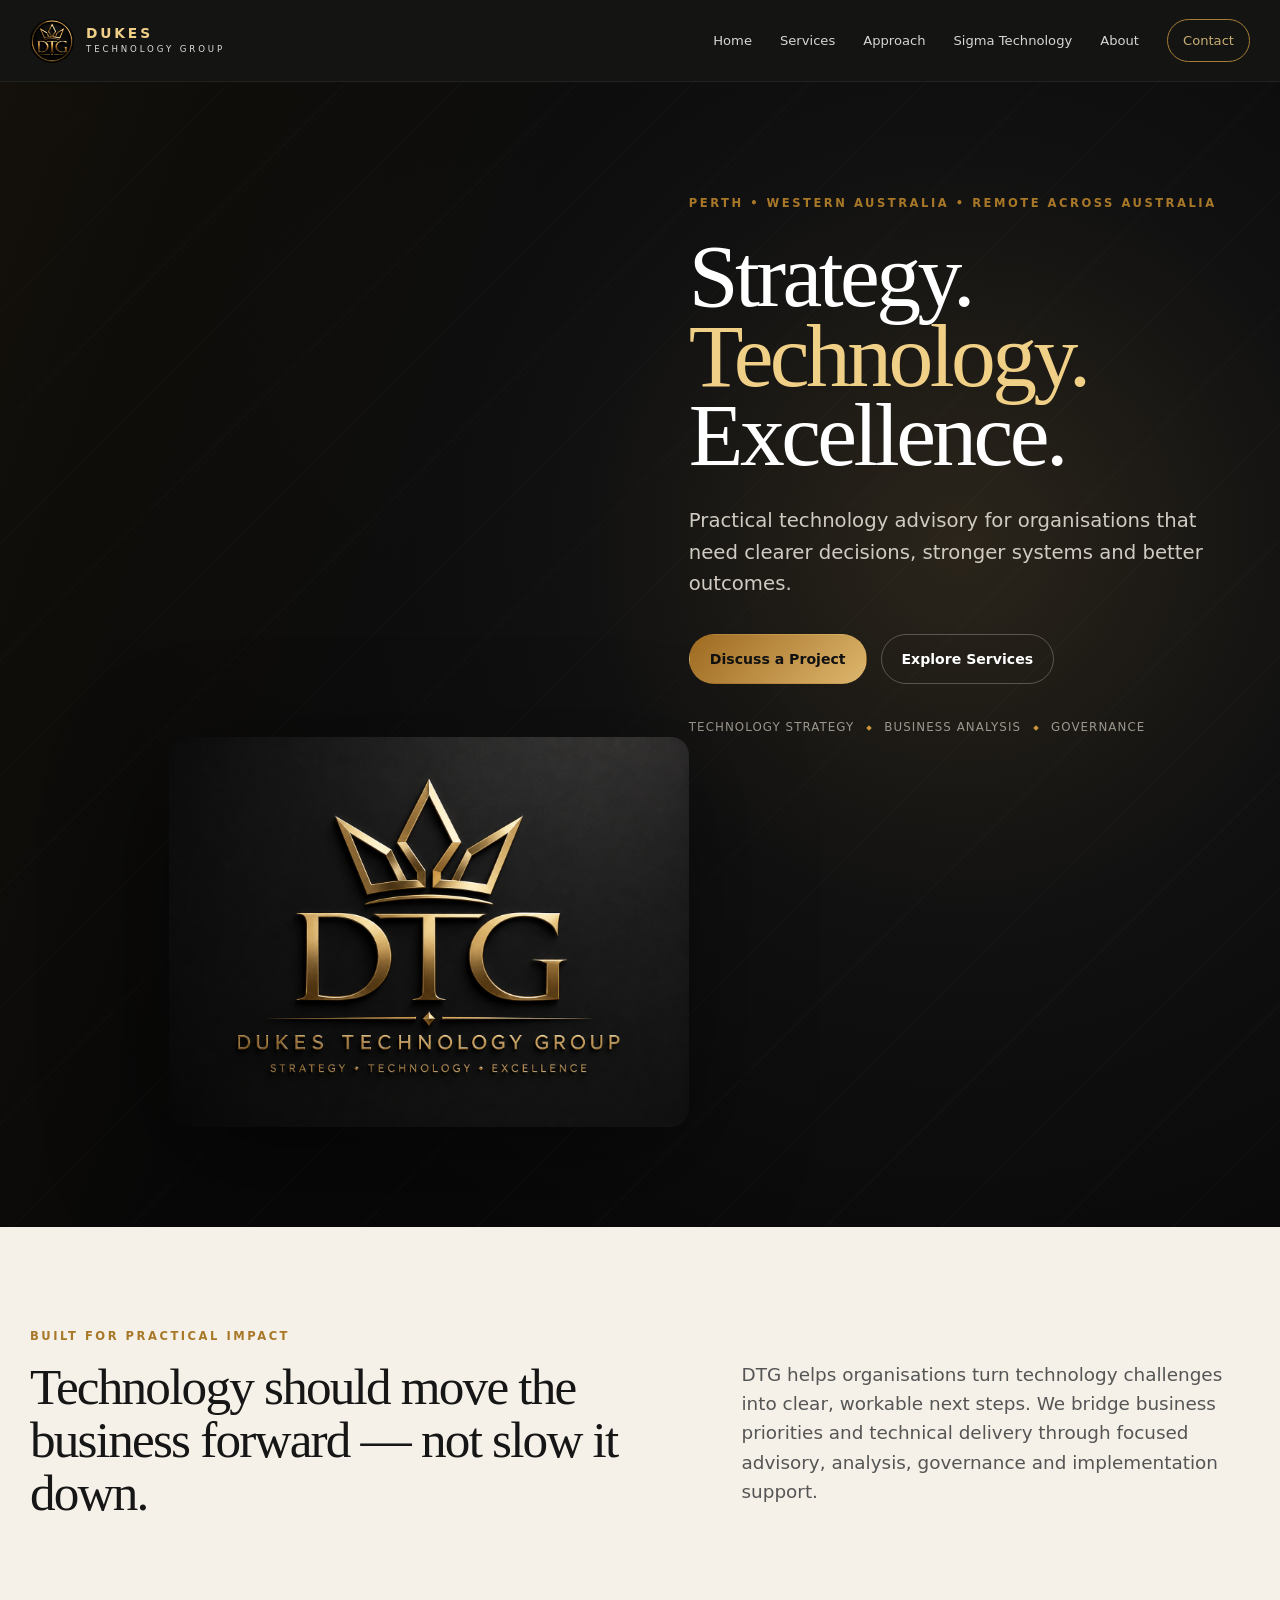
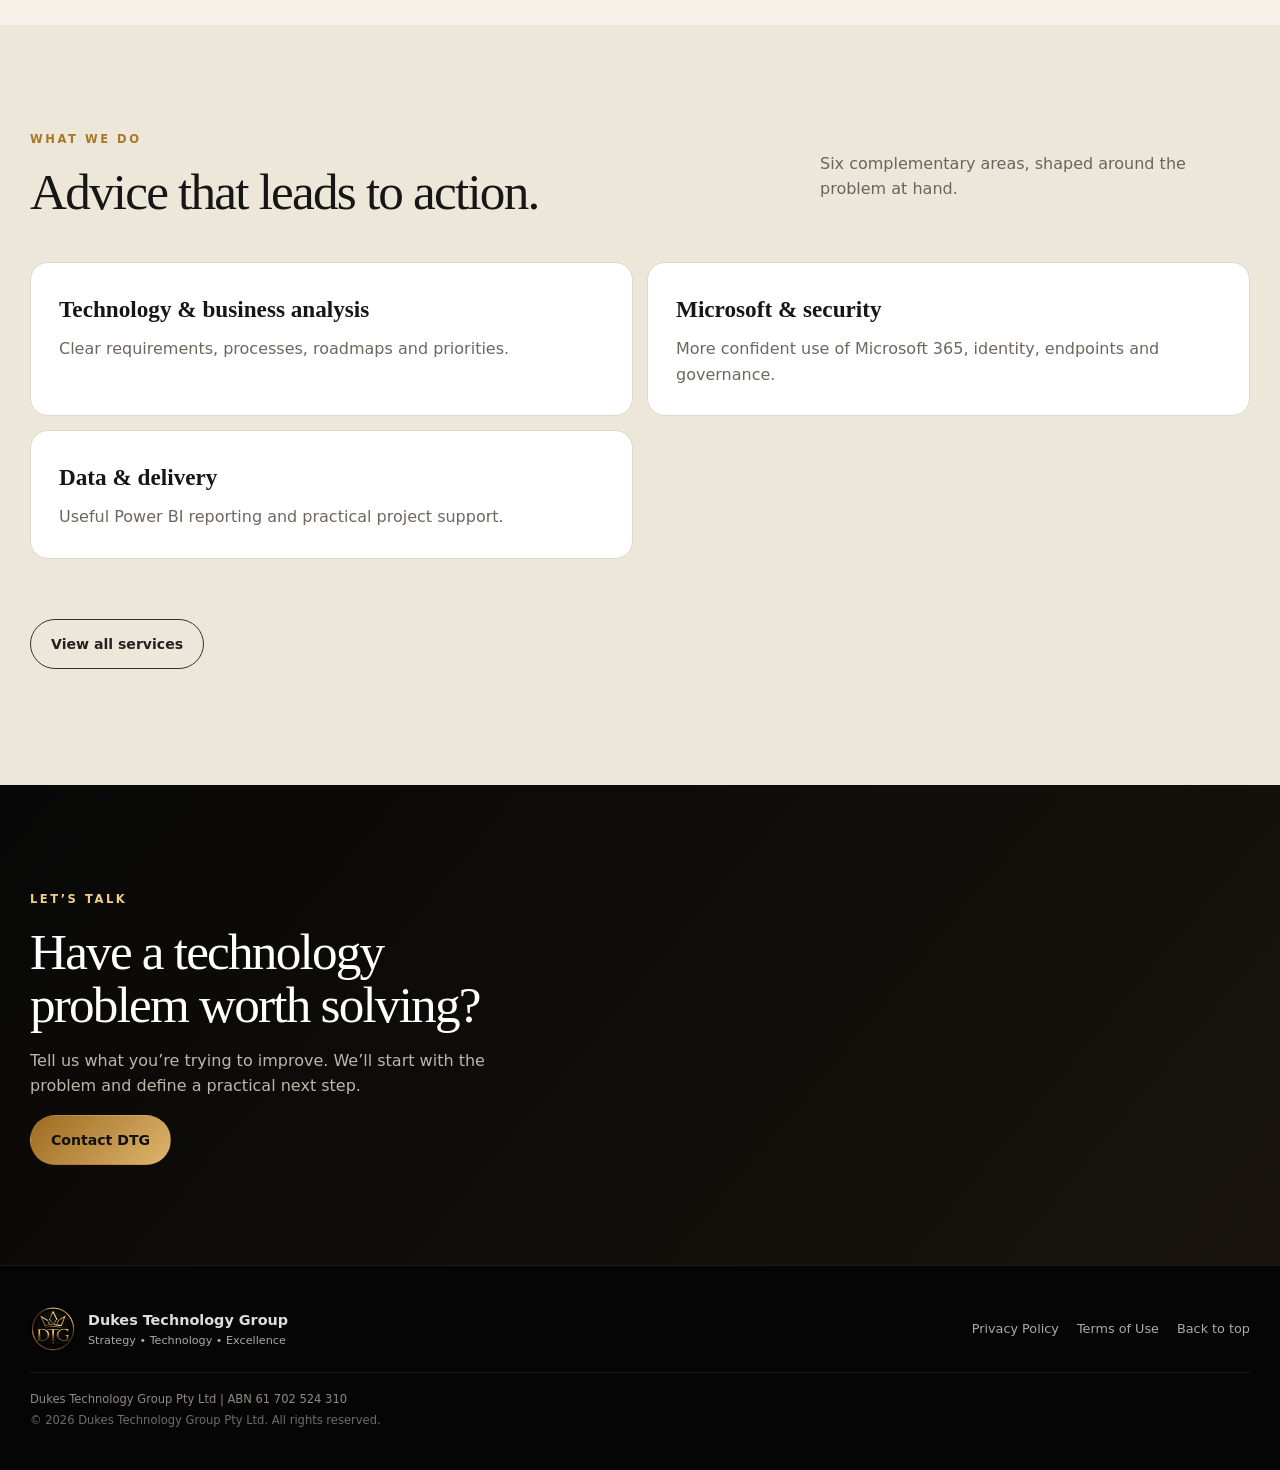
<file: index.html>
<!doctype html><html lang="en-AU"><head><meta charset="utf-8"><meta name="viewport" content="width=device-width, initial-scale=1"><title>Strategy • Technology • Excellence | Dukes Technology Group</title><meta name="description" content="Perth-based technology advisory, business analysis, Microsoft solutions, data and governance."><link rel="icon" type="image/png" sizes="32x32" href="/assets/favicon-32.png?v=3"><link rel="icon" type="image/png" sizes="64x64" href="/assets/favicon-64.png?v=3"><link rel="shortcut icon" type="image/x-icon" href="/favicon.ico?v=3"><link rel="apple-touch-icon" sizes="180x180" href="/apple-touch-icon.png?v=3"><link rel="manifest" href="/site.webmanifest?v=3"><link rel="stylesheet" href="style.css"><script defer src="https://cdn.vercel-insights.com/v1/script.js"></script></head><body><header class="site-header" id="top"><a class="brand" href="/" aria-label="Dukes Technology Group home"><img src="assets/dtg-avatar.png" alt="DTG crown monogram"><span><strong>DUKES</strong><small>TECHNOLOGY GROUP</small></span></a><button class="nav-toggle" aria-label="Open menu" aria-expanded="false" aria-controls="site-nav">☰</button><nav class="nav" id="site-nav" aria-label="Main navigation"><a href="/">Home</a><a href="/services">Services</a><a href="/approach">Approach</a><a href="/sigma-technology">Sigma Technology</a><a href="/about">About</a><a class="nav-cta" href="/contact">Contact</a></nav></header><main><section class="hero">
      <div class="hero-overlay"></div>
      <div class="hero-copy">
        <p class="eyebrow">PERTH • WESTERN AUSTRALIA • REMOTE ACROSS AUSTRALIA</p>
        <h1>Strategy.<br><span>Technology.</span><br>Excellence.</h1>
        <p class="hero-lede">Practical technology advisory for organisations that need clearer decisions, stronger systems and better outcomes.</p>
        <div class="hero-actions">
          <a class="btn gold" href="/contact">Discuss a Project</a>
          <a class="btn ghost" href="/services">Explore Services</a>
        </div>
        <div class="trust-row">
          <span>Technology Strategy</span><i></i><span>Business Analysis</span><i></i><span>Governance</span>
        </div>
      </div>
      <div class="hero-mark">
        <img src="assets/dtg-hero-logo.png" alt="Dukes Technology Group gold logo" />
      </div>
    </section><section class="intro section-pad">
      <div class="section-kicker">BUILT FOR PRACTICAL IMPACT</div>
      <div class="intro-grid">
        <h2>Technology should move the business forward — not slow it down.</h2>
        <p>DTG helps organisations turn technology challenges into clear, workable next steps. We bridge business priorities and technical delivery through focused advisory, analysis, governance and implementation support.</p>
      </div>
    </section><section class="services section-pad"><div class="section-heading"><div><span class="section-kicker">WHAT WE DO</span><h2>Advice that leads to action.</h2></div><p>Six complementary areas, shaped around the problem at hand.</p></div><div class="engagements"><div><h3>Technology &amp; business analysis</h3><p>Clear requirements, processes, roadmaps and priorities.</p></div><div><h3>Microsoft &amp; security</h3><p>More confident use of Microsoft 365, identity, endpoints and governance.</p></div><div><h3>Data &amp; delivery</h3><p>Useful Power BI reporting and practical project support.</p></div></div><p class="section-link"><a class="btn ghost dark" href="/services">View all services</a></p></section><section class="contact"><div class="contact-inner section-pad"><div><span class="section-kicker light">LET’S TALK</span><h2>Have a technology problem worth solving?</h2><p>Tell us what you’re trying to improve. We’ll start with the problem and define a practical next step.</p><a class="btn gold" href="/contact">Contact DTG</a></div></div></section></main><footer><div class="footer-brand"><img src="assets/dtg-avatar.png" alt="DTG"><span><strong>Dukes Technology Group</strong><small>Strategy • Technology • Excellence</small></span></div><div class="footer-links"><a href="/privacy">Privacy Policy</a><a href="/terms">Terms of Use</a><a href="#top">Back to top</a></div><div class="footer-legal"><p>Dukes Technology Group Pty Ltd <span aria-hidden="true">|</span> ABN 61 702 524 310</p><p>© <span id="year"></span> Dukes Technology Group Pty Ltd. All rights reserved.</p></div></footer><script src="script.js"></script></body></html>
</file>
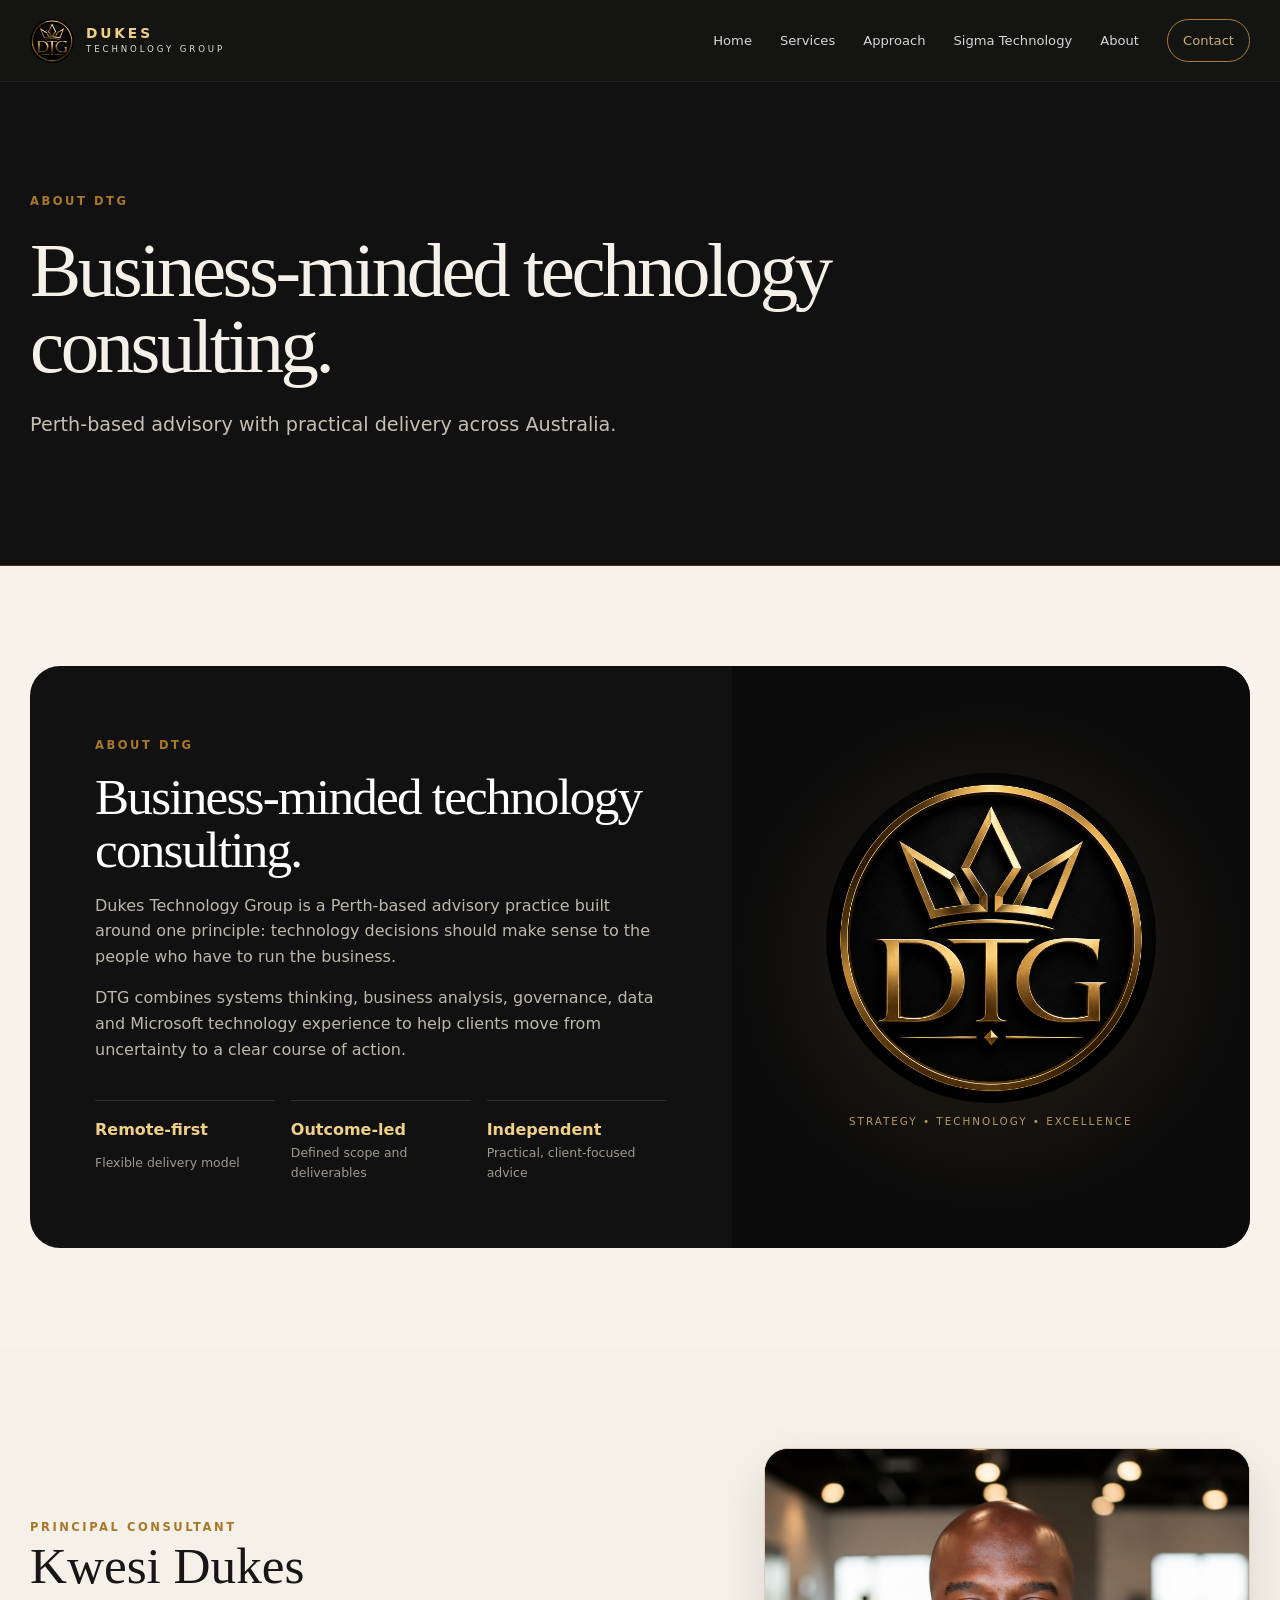
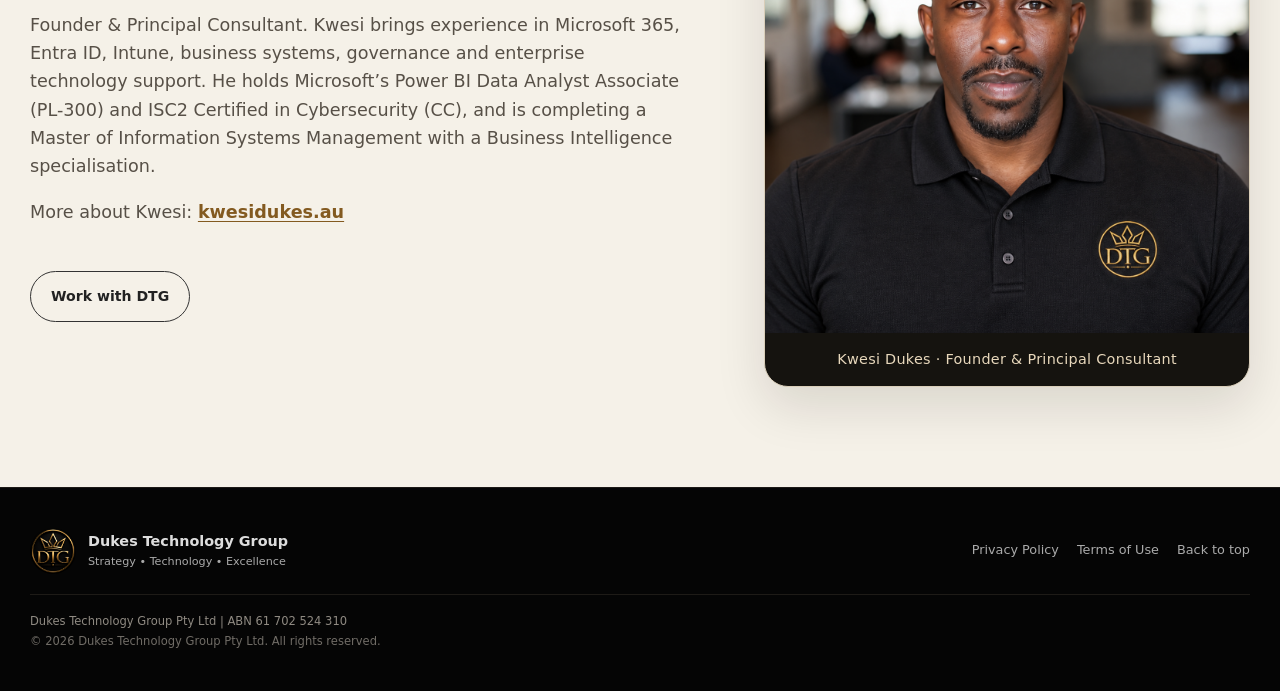
<file: about.html>
<!doctype html><html lang="en-AU"><head><meta charset="utf-8"><meta name="viewport" content="width=device-width, initial-scale=1"><title>About | Dukes Technology Group</title><meta name="description" content="Meet Kwesi Dukes, founder and principal consultant of Perth-based Dukes Technology Group."><link rel="icon" type="image/png" sizes="32x32" href="/assets/favicon-32.png?v=3"><link rel="icon" type="image/png" sizes="64x64" href="/assets/favicon-64.png?v=3"><link rel="shortcut icon" type="image/x-icon" href="/favicon.ico?v=3"><link rel="apple-touch-icon" sizes="180x180" href="/apple-touch-icon.png?v=3"><link rel="manifest" href="/site.webmanifest?v=3"><link rel="stylesheet" href="style.css"><script defer src="https://cdn.vercel-insights.com/v1/script.js"></script></head><body><header class="site-header" id="top"><a class="brand" href="/" aria-label="Dukes Technology Group home"><img src="assets/dtg-avatar.png" alt="DTG crown monogram"><span><strong>DUKES</strong><small>TECHNOLOGY GROUP</small></span></a><button class="nav-toggle" aria-label="Open menu" aria-expanded="false" aria-controls="site-nav">☰</button><nav class="nav" id="site-nav" aria-label="Main navigation"><a href="/">Home</a><a href="/services">Services</a><a href="/approach">Approach</a><a href="/sigma-technology">Sigma Technology</a><a href="/about">About</a><a class="nav-cta" href="/contact">Contact</a></nav></header><main><div class="page-intro section-pad"><span class="section-kicker">ABOUT DTG</span><h1>Business-minded technology consulting.</h1><p>Perth-based advisory with practical delivery across Australia.</p></div><section class="about section-pad" >
      <div class="about-panel">
        <div class="about-copy">
          <span class="section-kicker">ABOUT DTG</span>
          <h2>Business-minded technology consulting.</h2>
          <p>Dukes Technology Group is a Perth-based advisory practice built around one principle: technology decisions should make sense to the people who have to run the business.</p>
          <p>DTG combines systems thinking, business analysis, governance, data and Microsoft technology experience to help clients move from uncertainty to a clear course of action.</p>
          <div class="mini-stats"><div><strong>Remote-first</strong><span>Flexible delivery model</span></div><div><strong>Outcome-led</strong><span>Defined scope and deliverables</span></div><div><strong>Independent</strong><span>Practical, client-focused advice</span></div></div>
        </div>
        <div class="about-brand"><img src="assets/dtg-avatar.png" alt="DTG emblem" /><p>STRATEGY • TECHNOLOGY • EXCELLENCE</p></div>
      </div>
    </section><section class="section-pad principal"><div class="principal-layout"><div class="principal-copy"><span class="section-kicker">PRINCIPAL CONSULTANT</span><h2>Kwesi Dukes</h2><p>Founder &amp; Principal Consultant. Kwesi brings experience in Microsoft 365, Entra ID, Intune, business systems, governance and enterprise technology support. He holds Microsoft’s Power BI Data Analyst Associate (PL-300) and ISC2 Certified in Cybersecurity (CC), and is completing a Master of Information Systems Management with a Business Intelligence specialisation.</p><p class="principal-personal">More about Kwesi: <a href="https://kwesidukes.au/" target="_blank" rel="noopener noreferrer">kwesidukes.au</a></p><a class="btn ghost dark" href="/contact">Work with DTG</a></div><figure class="principal-portrait"><img src="assets/kwesi-dtg-polo.png" alt="Kwesi Dukes wearing a black DTG polo" width="1254" height="1254" loading="lazy"><figcaption>Kwesi Dukes · Founder &amp; Principal Consultant</figcaption></figure></div></section></main><footer><div class="footer-brand"><img src="assets/dtg-avatar.png" alt="DTG"><span><strong>Dukes Technology Group</strong><small>Strategy • Technology • Excellence</small></span></div><div class="footer-links"><a href="/privacy">Privacy Policy</a><a href="/terms">Terms of Use</a><a href="#top">Back to top</a></div><div class="footer-legal"><p>Dukes Technology Group Pty Ltd <span aria-hidden="true">|</span> ABN 61 702 524 310</p><p>© <span id="year"></span> Dukes Technology Group Pty Ltd. All rights reserved.</p></div></footer><script src="script.js"></script></body></html>
</file>
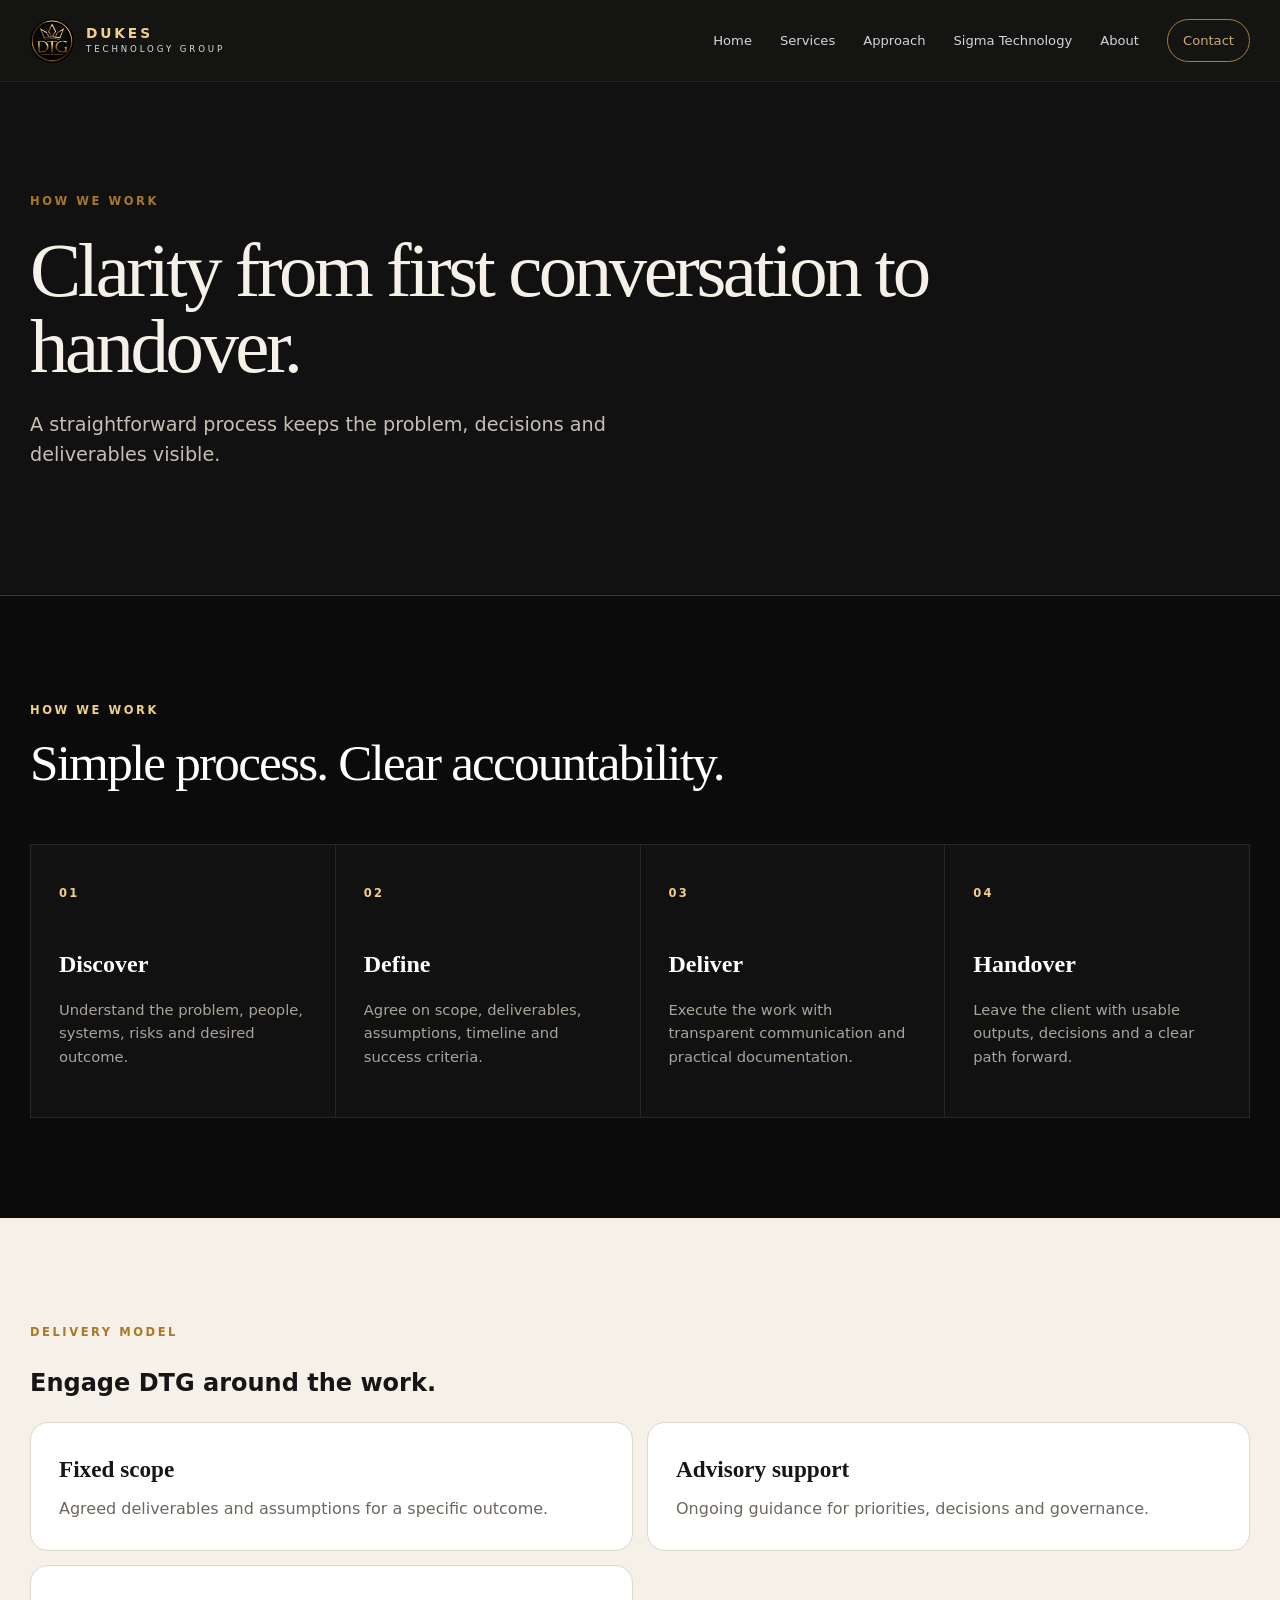
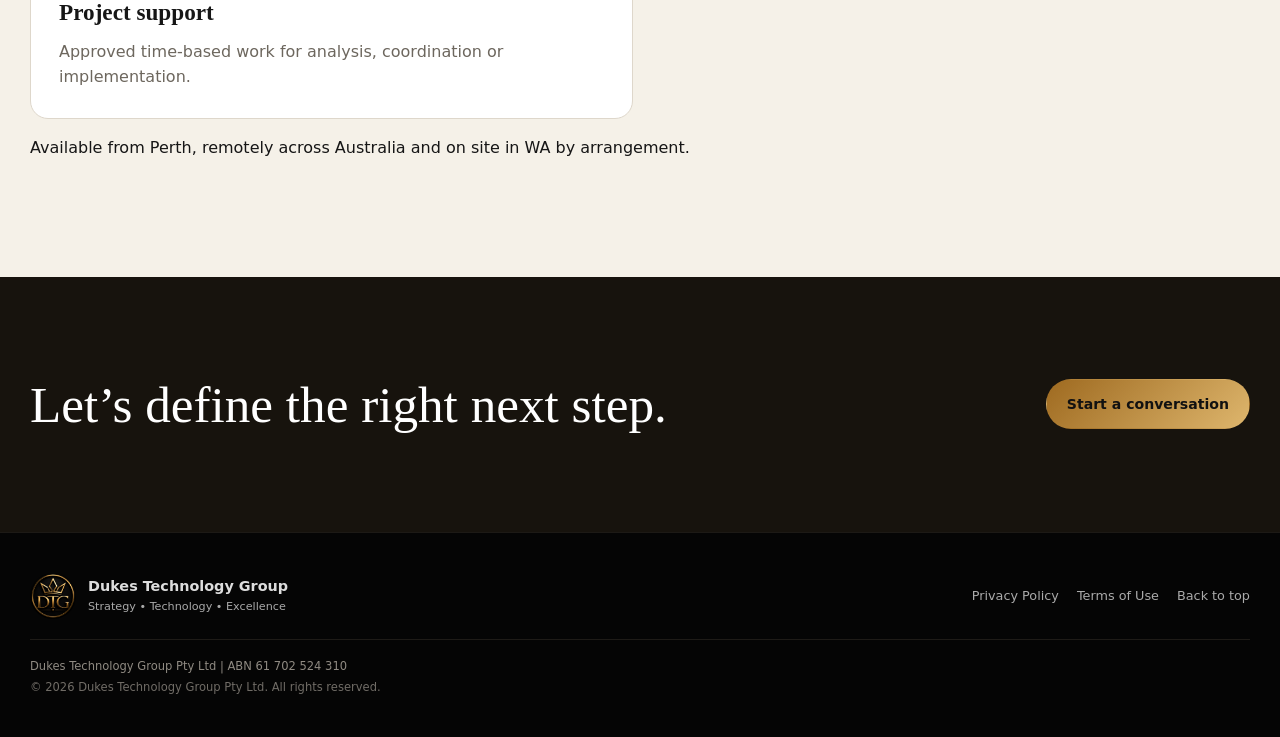
<file: approach.html>
<!doctype html><html lang="en-AU"><head><meta charset="utf-8"><meta name="viewport" content="width=device-width, initial-scale=1"><title>Approach | Dukes Technology Group</title><meta name="description" content="DTG delivers clear scope, documented decisions and useful handover through flexible Perth-based and remote engagements."><link rel="icon" type="image/png" sizes="32x32" href="/assets/favicon-32.png?v=3"><link rel="icon" type="image/png" sizes="64x64" href="/assets/favicon-64.png?v=3"><link rel="shortcut icon" type="image/x-icon" href="/favicon.ico?v=3"><link rel="apple-touch-icon" sizes="180x180" href="/apple-touch-icon.png?v=3"><link rel="manifest" href="/site.webmanifest?v=3"><link rel="stylesheet" href="style.css"><script defer src="https://cdn.vercel-insights.com/v1/script.js"></script></head><body><header class="site-header" id="top"><a class="brand" href="/" aria-label="Dukes Technology Group home"><img src="assets/dtg-avatar.png" alt="DTG crown monogram"><span><strong>DUKES</strong><small>TECHNOLOGY GROUP</small></span></a><button class="nav-toggle" aria-label="Open menu" aria-expanded="false" aria-controls="site-nav">☰</button><nav class="nav" id="site-nav" aria-label="Main navigation"><a href="/">Home</a><a href="/services">Services</a><a href="/approach">Approach</a><a href="/sigma-technology">Sigma Technology</a><a href="/about">About</a><a class="nav-cta" href="/contact">Contact</a></nav></header><main><div class="page-intro section-pad"><span class="section-kicker">HOW WE WORK</span><h1>Clarity from first conversation to handover.</h1><p>A straightforward process keeps the problem, decisions and deliverables visible.</p></div><section class="approach" >
      <div class="section-pad">
        <span class="section-kicker light">HOW WE WORK</span>
        <h2>Simple process. Clear accountability.</h2>
        <div class="steps">
          <div class="step"><b>01</b><h3>Discover</h3><p>Understand the problem, people, systems, risks and desired outcome.</p></div>
          <div class="step"><b>02</b><h3>Define</h3><p>Agree on scope, deliverables, assumptions, timeline and success criteria.</p></div>
          <div class="step"><b>03</b><h3>Deliver</h3><p>Execute the work with transparent communication and practical documentation.</p></div>
          <div class="step"><b>04</b><h3>Handover</h3><p>Leave the client with usable outputs, decisions and a clear path forward.</p></div>
        </div>
      </div>
    </section><section class="section-pad"><span class="section-kicker">DELIVERY MODEL</span><h2>Engage DTG around the work.</h2><div class="engagements"><div><h3>Fixed scope</h3><p>Agreed deliverables and assumptions for a specific outcome.</p></div><div><h3>Advisory support</h3><p>Ongoing guidance for priorities, decisions and governance.</p></div><div><h3>Project support</h3><p>Approved time-based work for analysis, coordination or implementation.</p></div></div><p>Available from Perth, remotely across Australia and on site in WA by arrangement.</p></section><div class="page-cta section-pad"><h2>Let’s define the right next step.</h2><a class="btn gold" href="/contact">Start a conversation</a></div></main><footer><div class="footer-brand"><img src="assets/dtg-avatar.png" alt="DTG"><span><strong>Dukes Technology Group</strong><small>Strategy • Technology • Excellence</small></span></div><div class="footer-links"><a href="/privacy">Privacy Policy</a><a href="/terms">Terms of Use</a><a href="#top">Back to top</a></div><div class="footer-legal"><p>Dukes Technology Group Pty Ltd <span aria-hidden="true">|</span> ABN 61 702 524 310</p><p>© <span id="year"></span> Dukes Technology Group Pty Ltd. All rights reserved.</p></div></footer><script src="script.js"></script></body></html>
</file>
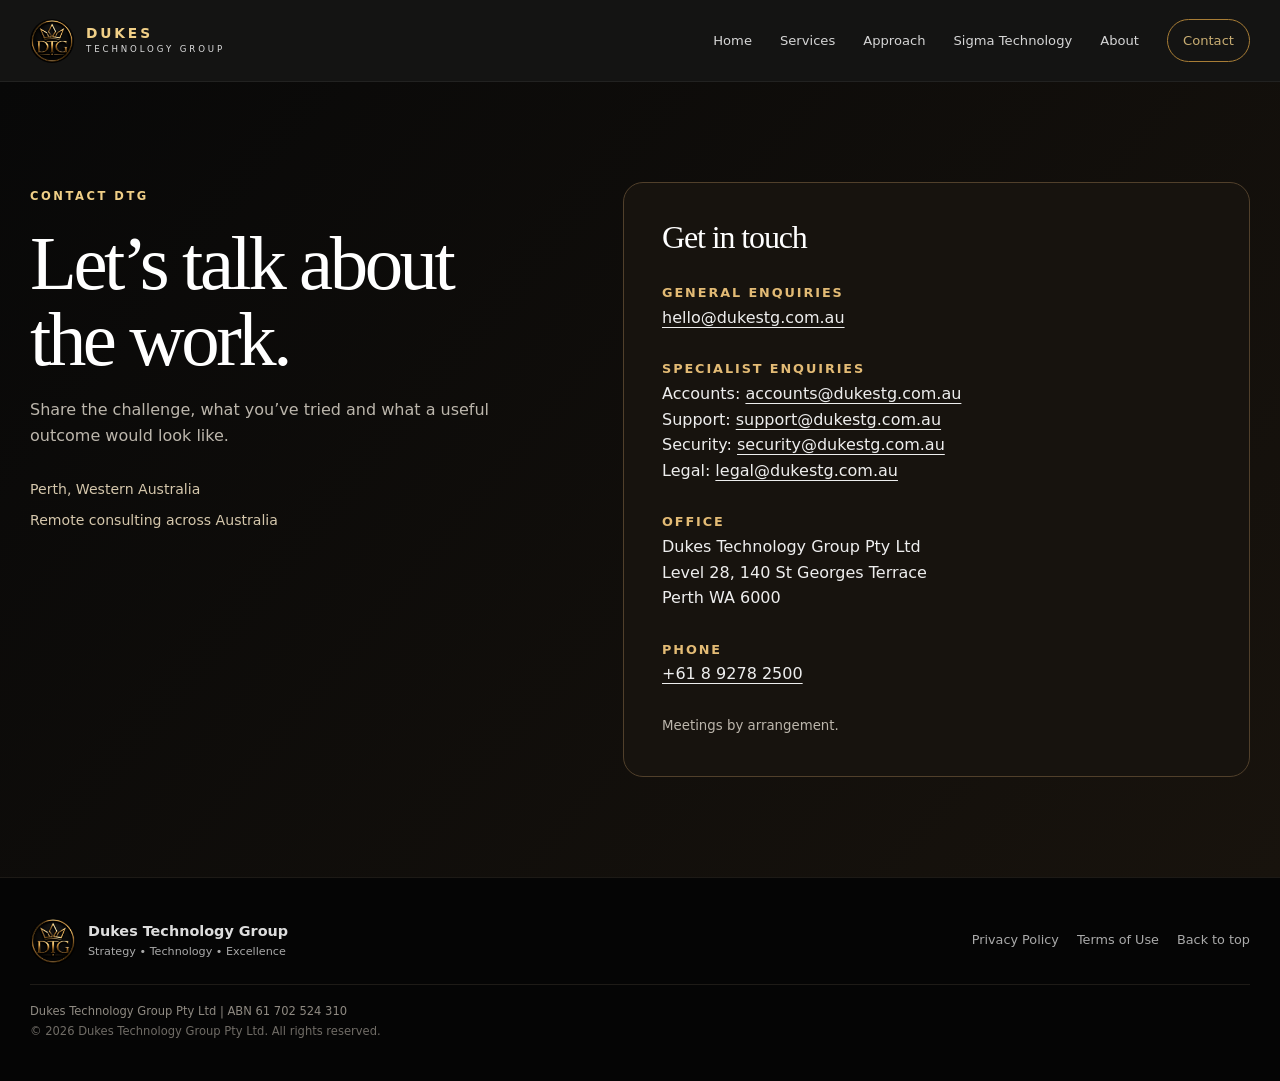
<file: contact.html>
<!doctype html><html lang="en-AU"><head><meta charset="utf-8"><meta name="viewport" content="width=device-width, initial-scale=1"><title>Contact | Dukes Technology Group</title><meta name="description" content="Contact Dukes Technology Group about a Perth or remote technology advisory engagement."><link rel="icon" type="image/png" sizes="32x32" href="/assets/favicon-32.png?v=3"><link rel="icon" type="image/png" sizes="64x64" href="/assets/favicon-64.png?v=3"><link rel="shortcut icon" type="image/x-icon" href="/favicon.ico?v=3"><link rel="apple-touch-icon" sizes="180x180" href="/apple-touch-icon.png?v=3"><link rel="manifest" href="/site.webmanifest?v=3"><link rel="stylesheet" href="style.css"><script defer src="https://cdn.vercel-insights.com/v1/script.js"></script></head><body><header class="site-header" id="top"><a class="brand" href="/" aria-label="Dukes Technology Group home"><img src="assets/dtg-avatar.png" alt="DTG crown monogram"><span><strong>DUKES</strong><small>TECHNOLOGY GROUP</small></span></a><button class="nav-toggle" aria-label="Open menu" aria-expanded="false" aria-controls="site-nav">☰</button><nav class="nav" id="site-nav" aria-label="Main navigation"><a href="/">Home</a><a href="/services">Services</a><a href="/approach">Approach</a><a href="/sigma-technology">Sigma Technology</a><a href="/about">About</a><a class="nav-cta" href="/contact">Contact</a></nav></header><main><section class="contact contact-page"><div class="contact-inner section-pad"><div><span class="section-kicker light">CONTACT DTG</span><h1>Let’s talk about the work.</h1><p>Share the challenge, what you’ve tried and what a useful outcome would look like.</p><div class="contact-meta"><span>Perth, Western Australia</span><span>Remote consulting across Australia</span></div></div><div class="contact-direct"><h2>Get in touch</h2><p><strong>General enquiries</strong><br><a href="mailto:hello@dukestg.com.au?subject=DTG%20project%20enquiry">hello@dukestg.com.au</a></p><p><strong>Specialist enquiries</strong><br>Accounts: <a href="mailto:accounts@dukestg.com.au">accounts@dukestg.com.au</a><br>Support: <a href="mailto:support@dukestg.com.au">support@dukestg.com.au</a><br>Security: <a href="mailto:security@dukestg.com.au">security@dukestg.com.au</a><br>Legal: <a href="mailto:legal@dukestg.com.au">legal@dukestg.com.au</a></p><p><strong>Office</strong><br>Dukes Technology Group Pty Ltd<br>Level 28, 140 St Georges Terrace<br>Perth WA 6000</p><p><strong>Phone</strong><br><a href="tel:+61892782500">+61 8 9278 2500</a></p><small>Meetings by arrangement.</small></div></div></section></main><footer><div class="footer-brand"><img src="assets/dtg-avatar.png" alt="DTG"><span><strong>Dukes Technology Group</strong><small>Strategy • Technology • Excellence</small></span></div><div class="footer-links"><a href="/privacy">Privacy Policy</a><a href="/terms">Terms of Use</a><a href="#top">Back to top</a></div><div class="footer-legal"><p>Dukes Technology Group Pty Ltd <span aria-hidden="true">|</span> ABN 61 702 524 310</p><p>© <span id="year"></span> Dukes Technology Group Pty Ltd. All rights reserved.</p></div></footer><script src="script.js"></script></body></html>
</file>
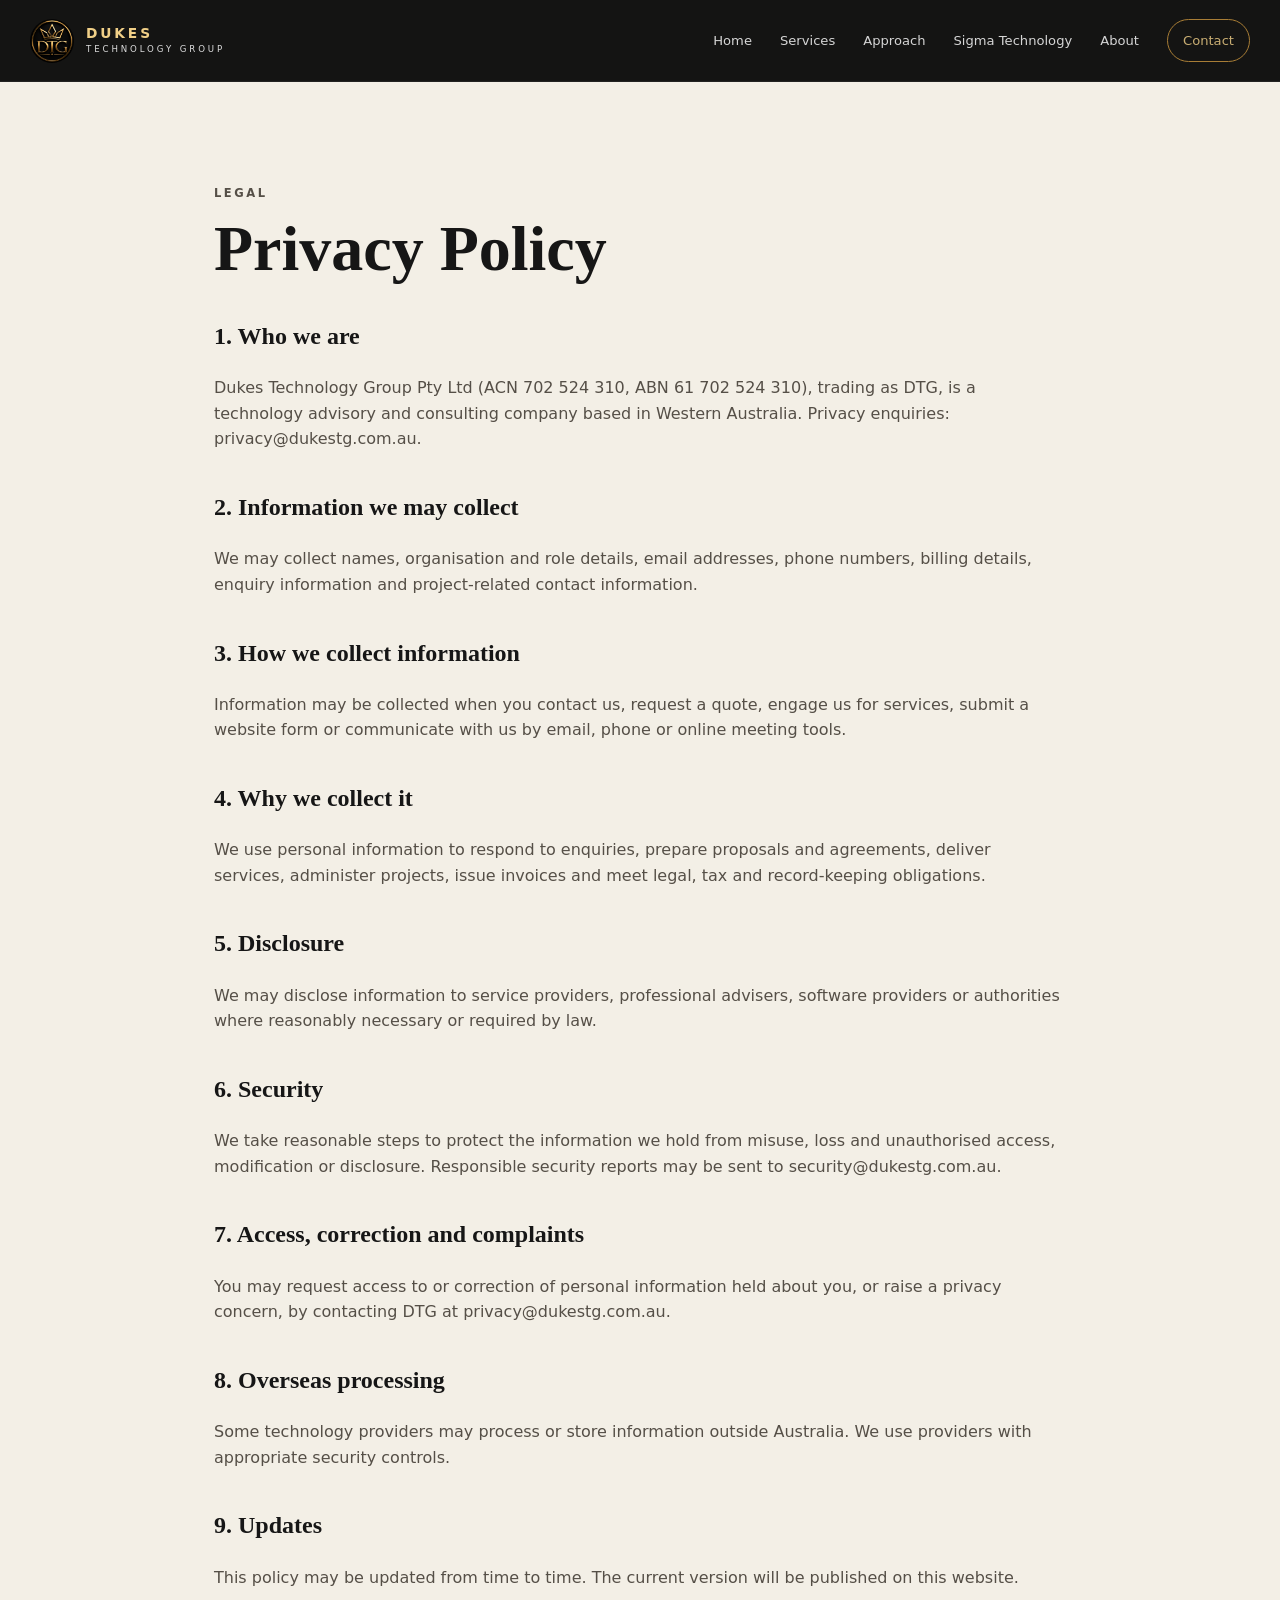
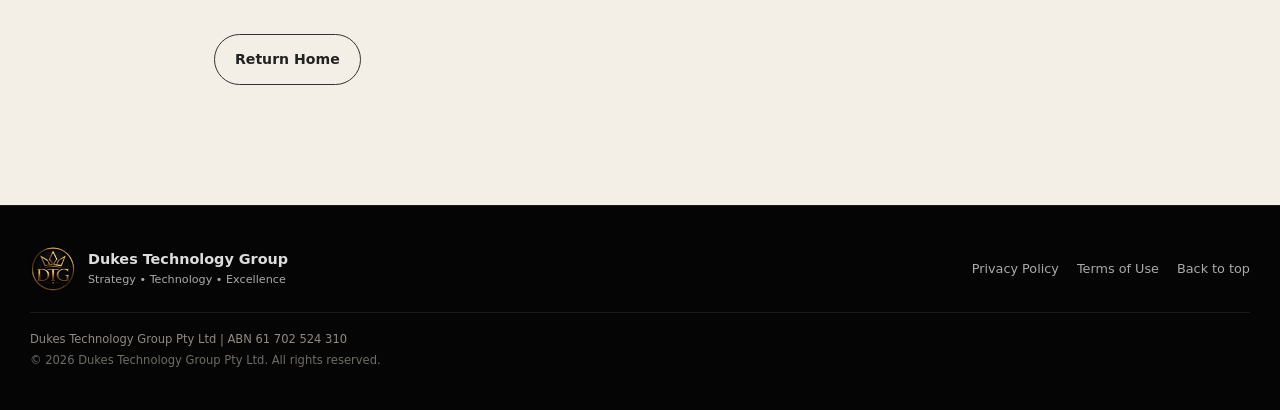
<file: privacy.html>
<!doctype html><html lang="en-AU"><head><meta charset="utf-8"><meta name="viewport" content="width=device-width, initial-scale=1"><title>Privacy Policy | Dukes Technology Group</title><meta name="description" content="Privacy Policy for Dukes Technology Group."><link rel="icon" type="image/png" sizes="32x32" href="/assets/favicon-32.png?v=3"><link rel="icon" type="image/png" sizes="64x64" href="/assets/favicon-64.png?v=3"><link rel="shortcut icon" type="image/x-icon" href="/favicon.ico?v=3"><link rel="apple-touch-icon" sizes="180x180" href="/apple-touch-icon.png?v=3"><link rel="manifest" href="/site.webmanifest?v=3"><link rel="stylesheet" href="style.css"><script defer src="https://cdn.vercel-insights.com/v1/script.js"></script></head><body class="legal-page"><header class="site-header" id="top"><a class="brand" href="/" aria-label="Dukes Technology Group home"><img src="assets/dtg-avatar.png" alt="DTG crown monogram"><span><strong>DUKES</strong><small>TECHNOLOGY GROUP</small></span></a><button class="nav-toggle" aria-label="Open menu" aria-expanded="false" aria-controls="site-nav">☰</button><nav class="nav" id="site-nav" aria-label="Main navigation"><a href="/">Home</a><a href="/services">Services</a><a href="/approach">Approach</a><a href="/sigma-technology">Sigma Technology</a><a href="/about">About</a><a class="nav-cta" href="/contact">Contact</a></nav></header><main><div class="legal-wrap"><p class="eyebrow">LEGAL</p><h1>Privacy Policy</h1><h2>1. Who we are</h2><p>Dukes Technology Group Pty Ltd (ACN 702 524 310, ABN 61 702 524 310), trading as DTG, is a technology advisory and consulting company based in Western Australia. Privacy enquiries: <a href="mailto:privacy@dukestg.com.au">privacy@dukestg.com.au</a>.</p><h2>2. Information we may collect</h2><p>We may collect names, organisation and role details, email addresses, phone numbers, billing details, enquiry information and project-related contact information.</p><h2>3. How we collect information</h2><p>Information may be collected when you contact us, request a quote, engage us for services, submit a website form or communicate with us by email, phone or online meeting tools.</p><h2>4. Why we collect it</h2><p>We use personal information to respond to enquiries, prepare proposals and agreements, deliver services, administer projects, issue invoices and meet legal, tax and record-keeping obligations.</p><h2>5. Disclosure</h2><p>We may disclose information to service providers, professional advisers, software providers or authorities where reasonably necessary or required by law.</p><h2>6. Security</h2><p>We take reasonable steps to protect the information we hold from misuse, loss and unauthorised access, modification or disclosure. Responsible security reports may be sent to <a href="mailto:security@dukestg.com.au">security@dukestg.com.au</a>.</p><h2>7. Access, correction and complaints</h2><p>You may request access to or correction of personal information held about you, or raise a privacy concern, by contacting DTG at <a href="mailto:privacy@dukestg.com.au">privacy@dukestg.com.au</a>.</p><h2>8. Overseas processing</h2><p>Some technology providers may process or store information outside Australia. We use providers with appropriate security controls.</p><h2>9. Updates</h2><p>This policy may be updated from time to time. The current version will be published on this website.</p><a class="btn ghost dark" href="/">Return Home</a></div></main><footer><div class="footer-brand"><img src="assets/dtg-avatar.png" alt="DTG"><span><strong>Dukes Technology Group</strong><small>Strategy • Technology • Excellence</small></span></div><div class="footer-links"><a href="/privacy">Privacy Policy</a><a href="/terms">Terms of Use</a><a href="#top">Back to top</a></div><div class="footer-legal"><p>Dukes Technology Group Pty Ltd <span aria-hidden="true">|</span> ABN 61 702 524 310</p><p>© <span id="year"></span> Dukes Technology Group Pty Ltd. All rights reserved.</p></div></footer><script src="script.js"></script></body></html>
</file>
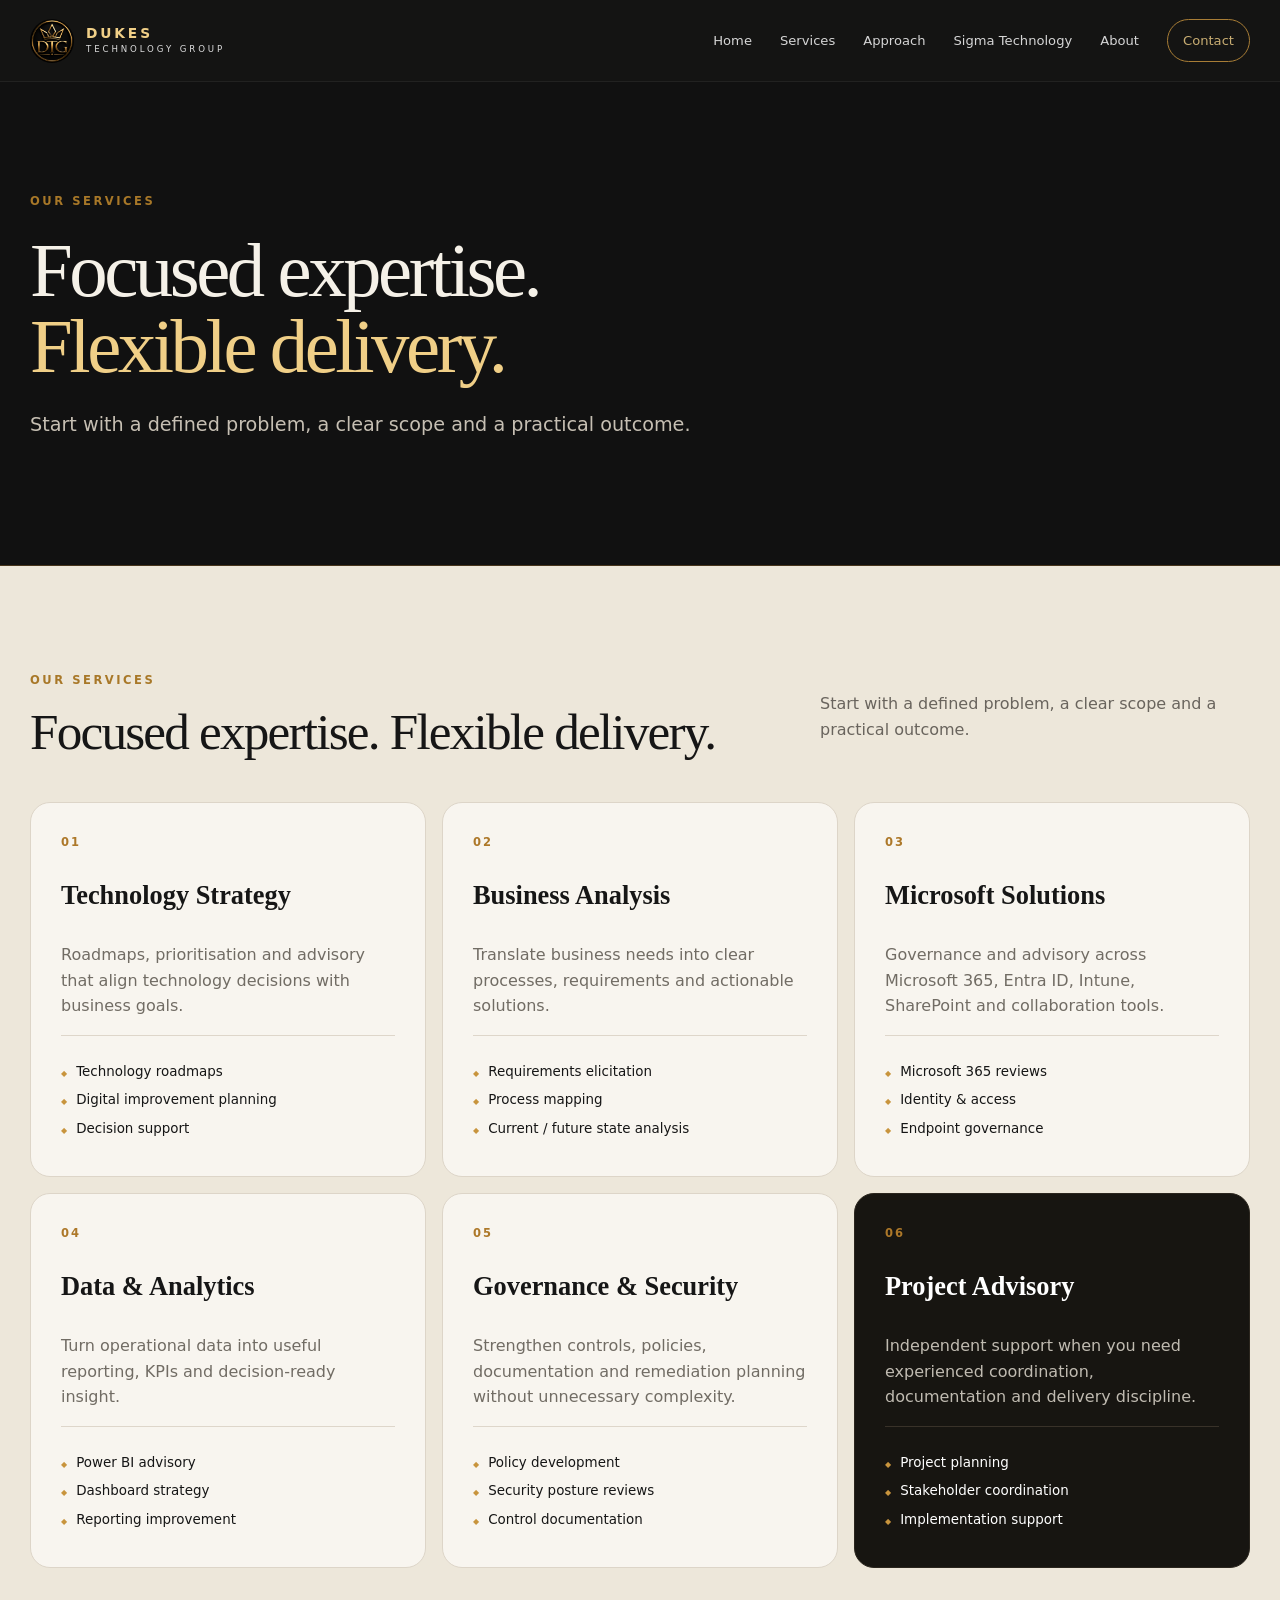
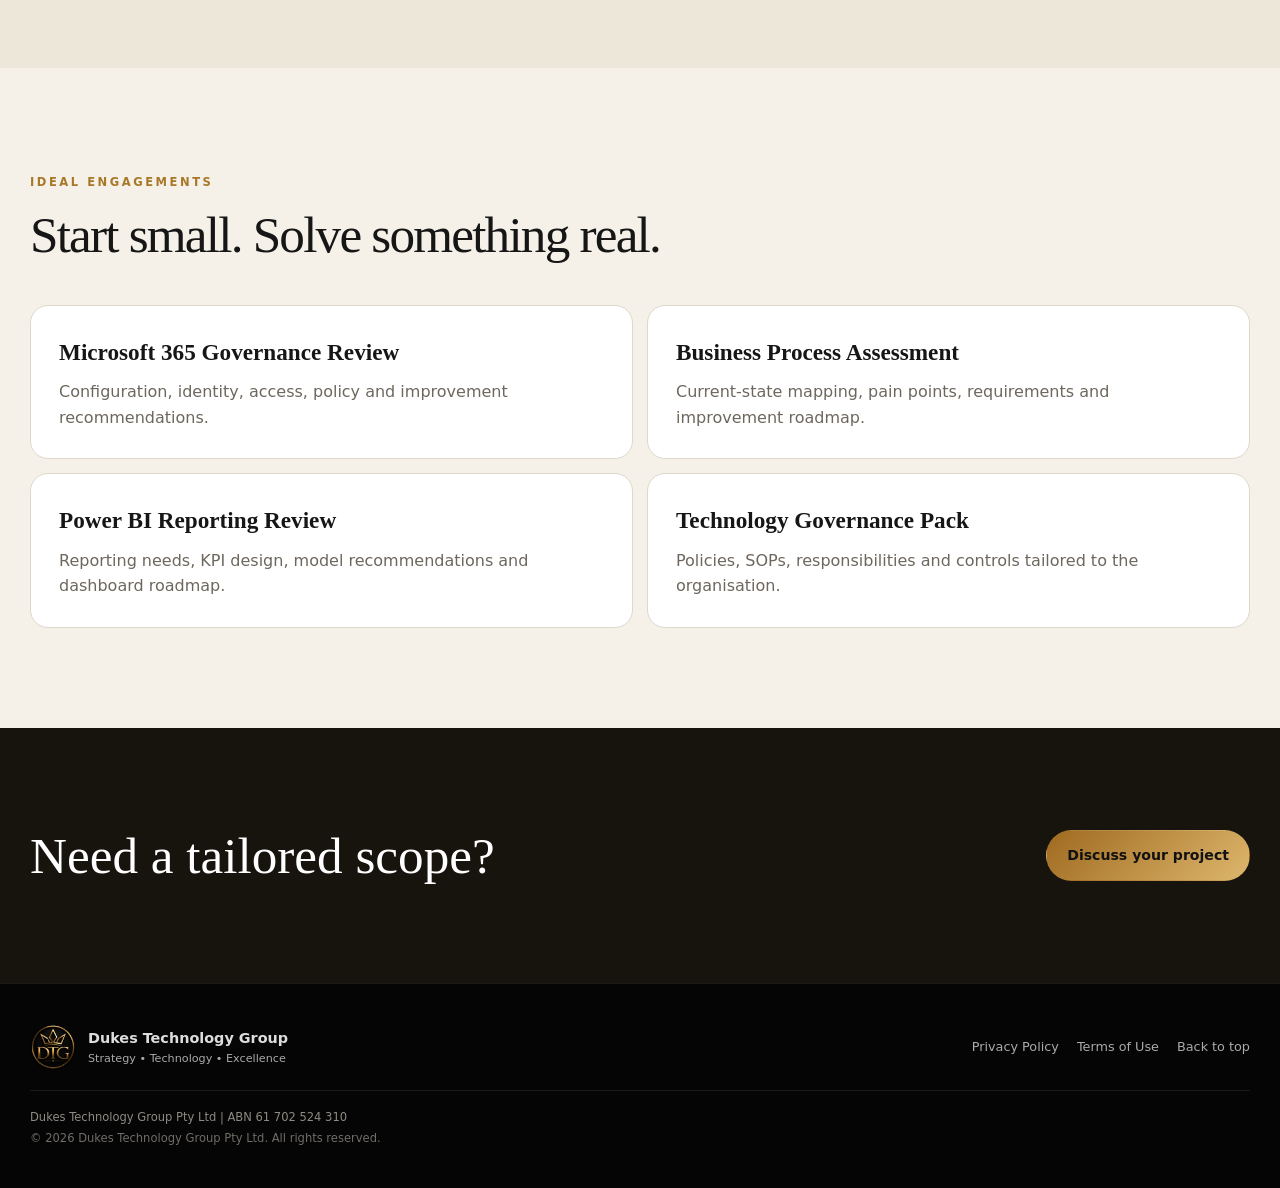
<file: services.html>
<!doctype html><html lang="en-AU"><head><meta charset="utf-8"><meta name="viewport" content="width=device-width, initial-scale=1"><title>Services | Dukes Technology Group</title><meta name="description" content="Technology strategy, business analysis, Microsoft 365, data analytics, governance and project advisory in Perth and remotely."><link rel="icon" type="image/png" sizes="32x32" href="/assets/favicon-32.png?v=3"><link rel="icon" type="image/png" sizes="64x64" href="/assets/favicon-64.png?v=3"><link rel="shortcut icon" type="image/x-icon" href="/favicon.ico?v=3"><link rel="apple-touch-icon" sizes="180x180" href="/apple-touch-icon.png?v=3"><link rel="manifest" href="/site.webmanifest?v=3"><link rel="stylesheet" href="style.css"><script defer src="https://cdn.vercel-insights.com/v1/script.js"></script></head><body><header class="site-header" id="top"><a class="brand" href="/" aria-label="Dukes Technology Group home"><img src="assets/dtg-avatar.png" alt="DTG crown monogram"><span><strong>DUKES</strong><small>TECHNOLOGY GROUP</small></span></a><button class="nav-toggle" aria-label="Open menu" aria-expanded="false" aria-controls="site-nav">☰</button><nav class="nav" id="site-nav" aria-label="Main navigation"><a href="/">Home</a><a href="/services">Services</a><a href="/approach">Approach</a><a href="/sigma-technology">Sigma Technology</a><a href="/about">About</a><a class="nav-cta" href="/contact">Contact</a></nav></header><main><div class="page-intro section-pad"><span class="section-kicker">OUR SERVICES</span><h1>Focused expertise.<br><em>Flexible delivery.</em></h1><p>Start with a defined problem, a clear scope and a practical outcome.</p></div><section class="services section-pad" >
      <div class="section-heading">
        <div><span class="section-kicker">OUR SERVICES</span><h2>Focused expertise. Flexible delivery.</h2></div>
        <p>Start with a defined problem, a clear scope and a practical outcome.</p>
      </div>
      <div class="card-grid">
        <article class="service-card"><span class="num">01</span><h3>Technology Strategy</h3><p>Roadmaps, prioritisation and advisory that align technology decisions with business goals.</p><ul><li>Technology roadmaps</li><li>Digital improvement planning</li><li>Decision support</li></ul></article>
        <article class="service-card"><span class="num">02</span><h3>Business Analysis</h3><p>Translate business needs into clear processes, requirements and actionable solutions.</p><ul><li>Requirements elicitation</li><li>Process mapping</li><li>Current / future state analysis</li></ul></article>
        <article class="service-card"><span class="num">03</span><h3>Microsoft Solutions</h3><p>Governance and advisory across Microsoft 365, Entra ID, Intune, SharePoint and collaboration tools.</p><ul><li>Microsoft 365 reviews</li><li>Identity & access</li><li>Endpoint governance</li></ul></article>
        <article class="service-card"><span class="num">04</span><h3>Data & Analytics</h3><p>Turn operational data into useful reporting, KPIs and decision-ready insight.</p><ul><li>Power BI advisory</li><li>Dashboard strategy</li><li>Reporting improvement</li></ul></article>
        <article class="service-card"><span class="num">05</span><h3>Governance & Security</h3><p>Strengthen controls, policies, documentation and remediation planning without unnecessary complexity.</p><ul><li>Policy development</li><li>Security posture reviews</li><li>Control documentation</li></ul></article>
        <article class="service-card featured"><span class="num">06</span><h3>Project Advisory</h3><p>Independent support when you need experienced coordination, documentation and delivery discipline.</p><ul><li>Project planning</li><li>Stakeholder coordination</li><li>Implementation support</li></ul></article>
      </div>
    </section><section class="ideal section-pad">
      <div class="section-heading"><div><span class="section-kicker">IDEAL ENGAGEMENTS</span><h2>Start small. Solve something real.</h2></div></div>
      <div class="engagements">
        <div><h3>Microsoft 365 Governance Review</h3><p>Configuration, identity, access, policy and improvement recommendations.</p></div>
        <div><h3>Business Process Assessment</h3><p>Current-state mapping, pain points, requirements and improvement roadmap.</p></div>
        <div><h3>Power BI Reporting Review</h3><p>Reporting needs, KPI design, model recommendations and dashboard roadmap.</p></div>
        <div><h3>Technology Governance Pack</h3><p>Policies, SOPs, responsibilities and controls tailored to the organisation.</p></div>
      </div>
    </section><div class="page-cta section-pad"><h2>Need a tailored scope?</h2><a class="btn gold" href="/contact">Discuss your project</a></div></main><footer><div class="footer-brand"><img src="assets/dtg-avatar.png" alt="DTG"><span><strong>Dukes Technology Group</strong><small>Strategy • Technology • Excellence</small></span></div><div class="footer-links"><a href="/privacy">Privacy Policy</a><a href="/terms">Terms of Use</a><a href="#top">Back to top</a></div><div class="footer-legal"><p>Dukes Technology Group Pty Ltd <span aria-hidden="true">|</span> ABN 61 702 524 310</p><p>© <span id="year"></span> Dukes Technology Group Pty Ltd. All rights reserved.</p></div></footer><script src="script.js"></script></body></html>
</file>
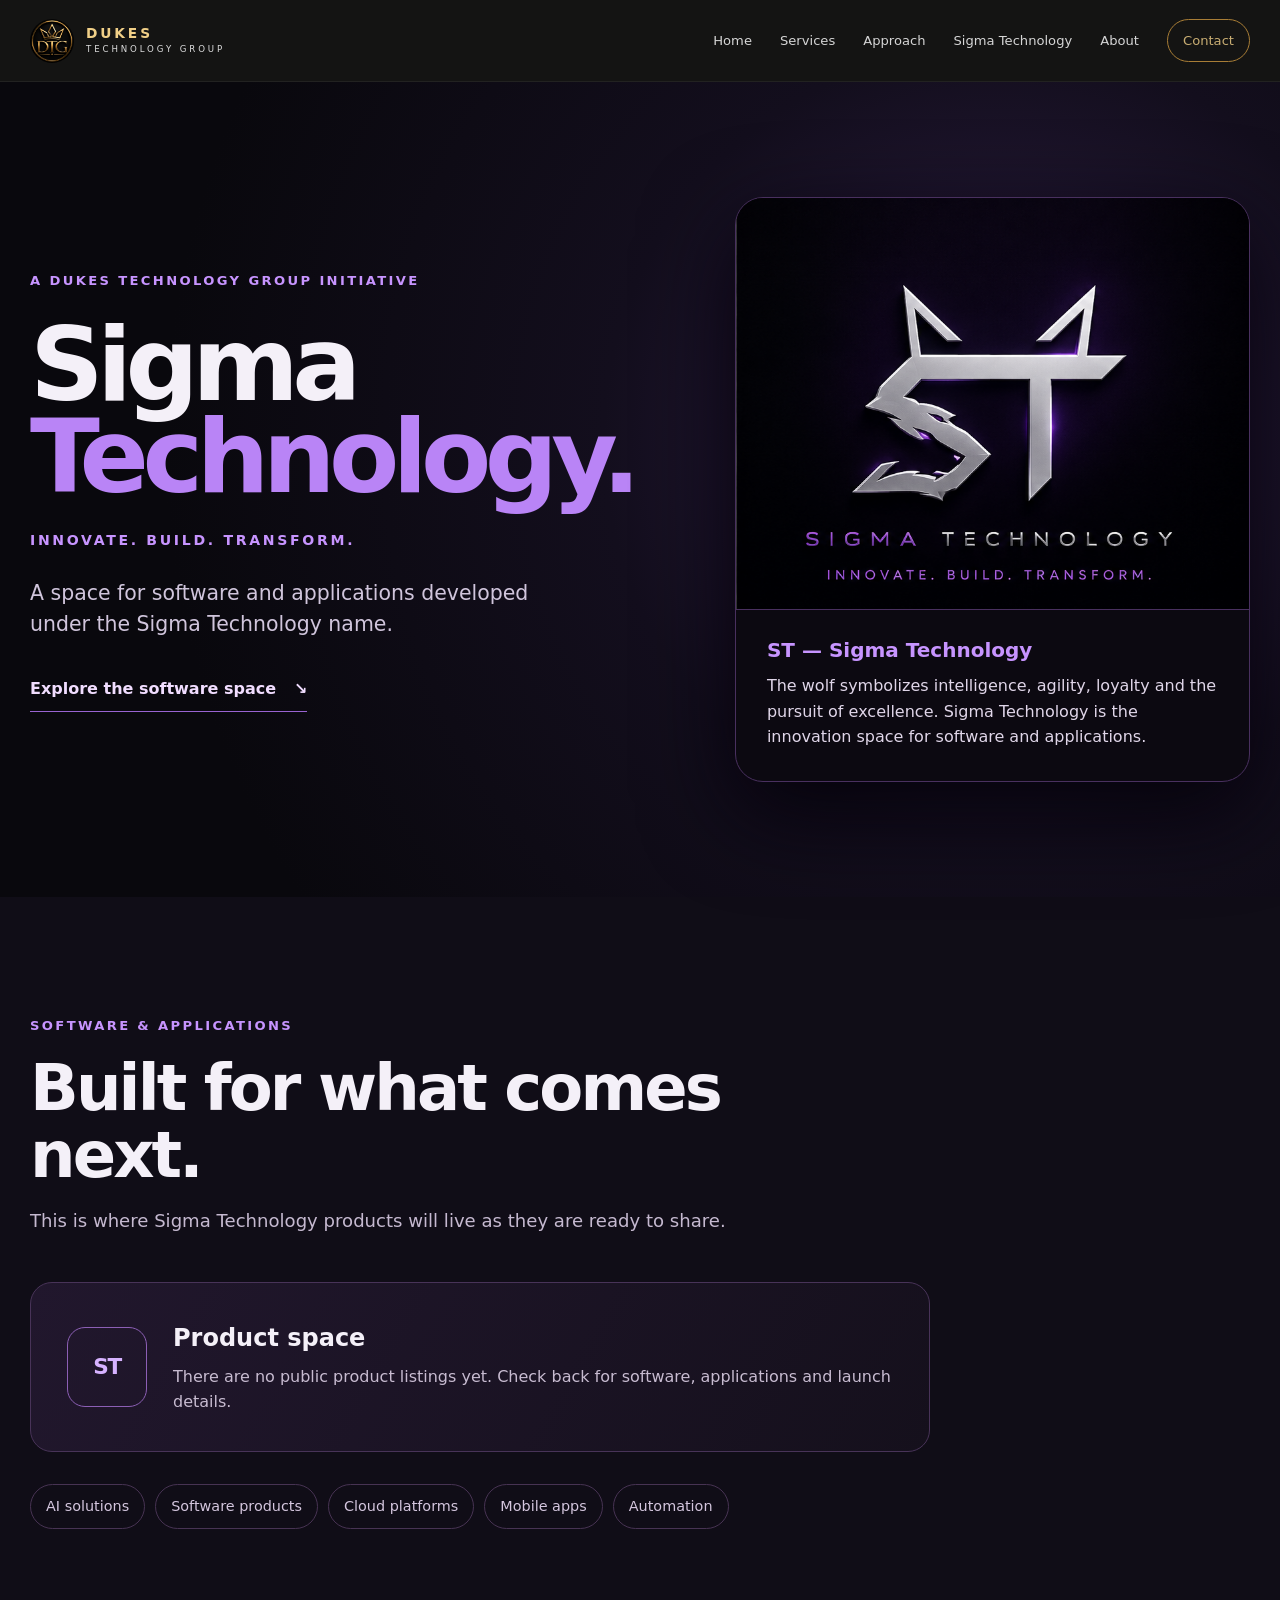
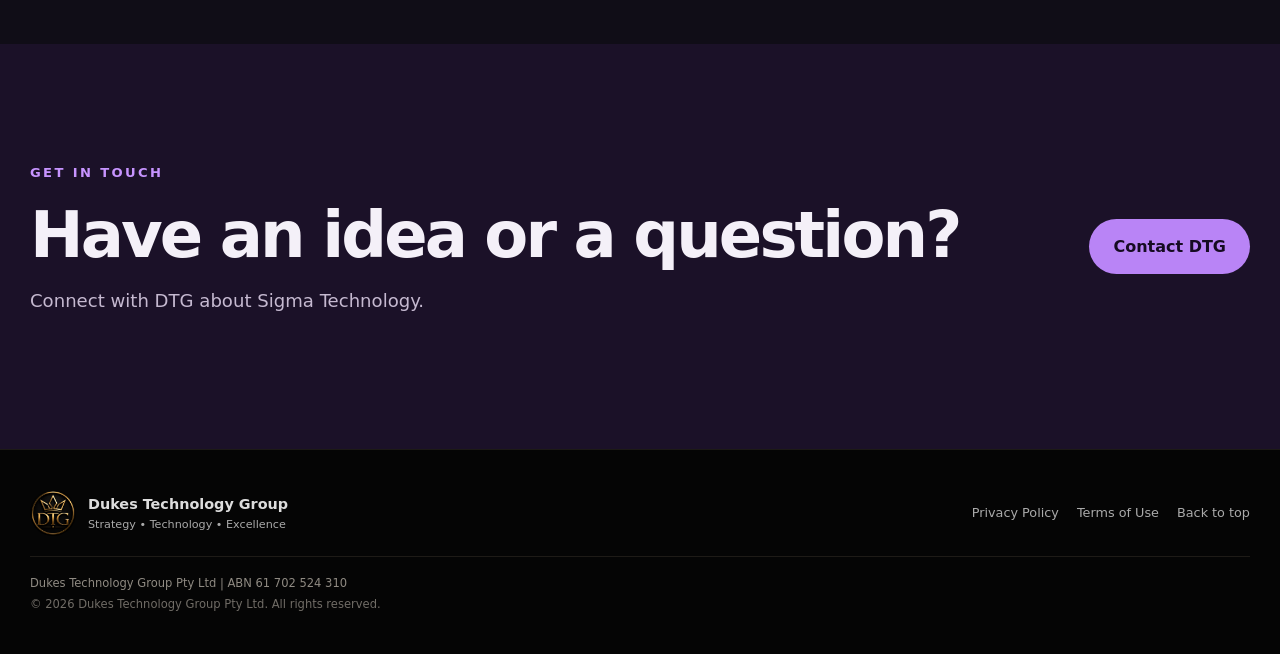
<file: sigma-technology.html>
<!doctype html><html lang="en-AU"><head><meta charset="utf-8"><meta name="viewport" content="width=device-width, initial-scale=1"><title>Sigma Technology | Dukes Technology Group</title><meta name="description" content="Sigma Technology is the software and applications space within Dukes Technology Group."><link rel="icon" type="image/png" sizes="32x32" href="/assets/favicon-32.png?v=3"><link rel="icon" type="image/png" sizes="64x64" href="/assets/favicon-64.png?v=3"><link rel="shortcut icon" type="image/x-icon" href="/favicon.ico?v=3"><link rel="apple-touch-icon" sizes="180x180" href="/apple-touch-icon.png?v=3"><link rel="manifest" href="/site.webmanifest?v=3"><link rel="stylesheet" href="style.css"><script defer src="https://cdn.vercel-insights.com/v1/script.js"></script></head><body><header class="site-header" id="top"><a class="brand" href="/" aria-label="Dukes Technology Group home"><img src="assets/dtg-avatar.png" alt="DTG crown monogram"><span><strong>DUKES</strong><small>TECHNOLOGY GROUP</small></span></a><button class="nav-toggle" aria-label="Open menu" aria-expanded="false" aria-controls="site-nav">☰</button><nav class="nav" id="site-nav" aria-label="Main navigation"><a href="/">Home</a><a href="/services">Services</a><a href="/approach">Approach</a><a href="/sigma-technology">Sigma Technology</a><a href="/about">About</a><a class="nav-cta" href="/contact">Contact</a></nav></header><main><div class="sigma-page"><section class="sigma-hero section-pad"><div class="sigma-copy"><span class="sigma-kicker">A DUKES TECHNOLOGY GROUP INITIATIVE</span><h1>Sigma<br><span>Technology.</span></h1><p class="sigma-motto">INNOVATE. BUILD. TRANSFORM.</p><p class="sigma-lede">A space for software and applications developed under the Sigma Technology name.</p><a class="sigma-link" href="#software">Explore the software space <span aria-hidden="true">↘</span></a></div><div class="sigma-art"><div class="sigma-art-visual"><img src="assets/dtg-sigma-brand.png" alt="Sigma Technology silver wolf monogram and purple brand identity"></div><div class="sigma-art-caption"><h2>ST — Sigma Technology</h2><p>The wolf symbolizes intelligence, agility, loyalty and the pursuit of excellence. Sigma Technology is the innovation space for software and applications.</p></div></div></section><section id="software" class="sigma-products section-pad"><div class="sigma-section-heading"><span class="sigma-kicker">SOFTWARE &amp; APPLICATIONS</span><h2>Built for what comes next.</h2><p>This is where Sigma Technology products will live as they are ready to share.</p></div><div class="sigma-empty"><div class="sigma-empty-mark" aria-hidden="true">ST</div><div><h3>Product space</h3><p>There are no public product listings yet. Check back for software, applications and launch details.</p></div></div><div class="sigma-domains" aria-label="Areas of interest"><span>AI solutions</span><span>Software products</span><span>Cloud platforms</span><span>Mobile apps</span><span>Automation</span></div></section><section class="sigma-contact section-pad"><div><span class="sigma-kicker">GET IN TOUCH</span><h2>Have an idea or a question?</h2><p>Connect with DTG about Sigma Technology.</p></div><a class="sigma-button" href="/contact">Contact DTG</a></section></div></main><footer><div class="footer-brand"><img src="assets/dtg-avatar.png" alt="DTG"><span><strong>Dukes Technology Group</strong><small>Strategy • Technology • Excellence</small></span></div><div class="footer-links"><a href="/privacy">Privacy Policy</a><a href="/terms">Terms of Use</a><a href="#top">Back to top</a></div><div class="footer-legal"><p>Dukes Technology Group Pty Ltd <span aria-hidden="true">|</span> ABN 61 702 524 310</p><p>© <span id="year"></span> Dukes Technology Group Pty Ltd. All rights reserved.</p></div></footer><script src="script.js"></script></body></html>
</file>
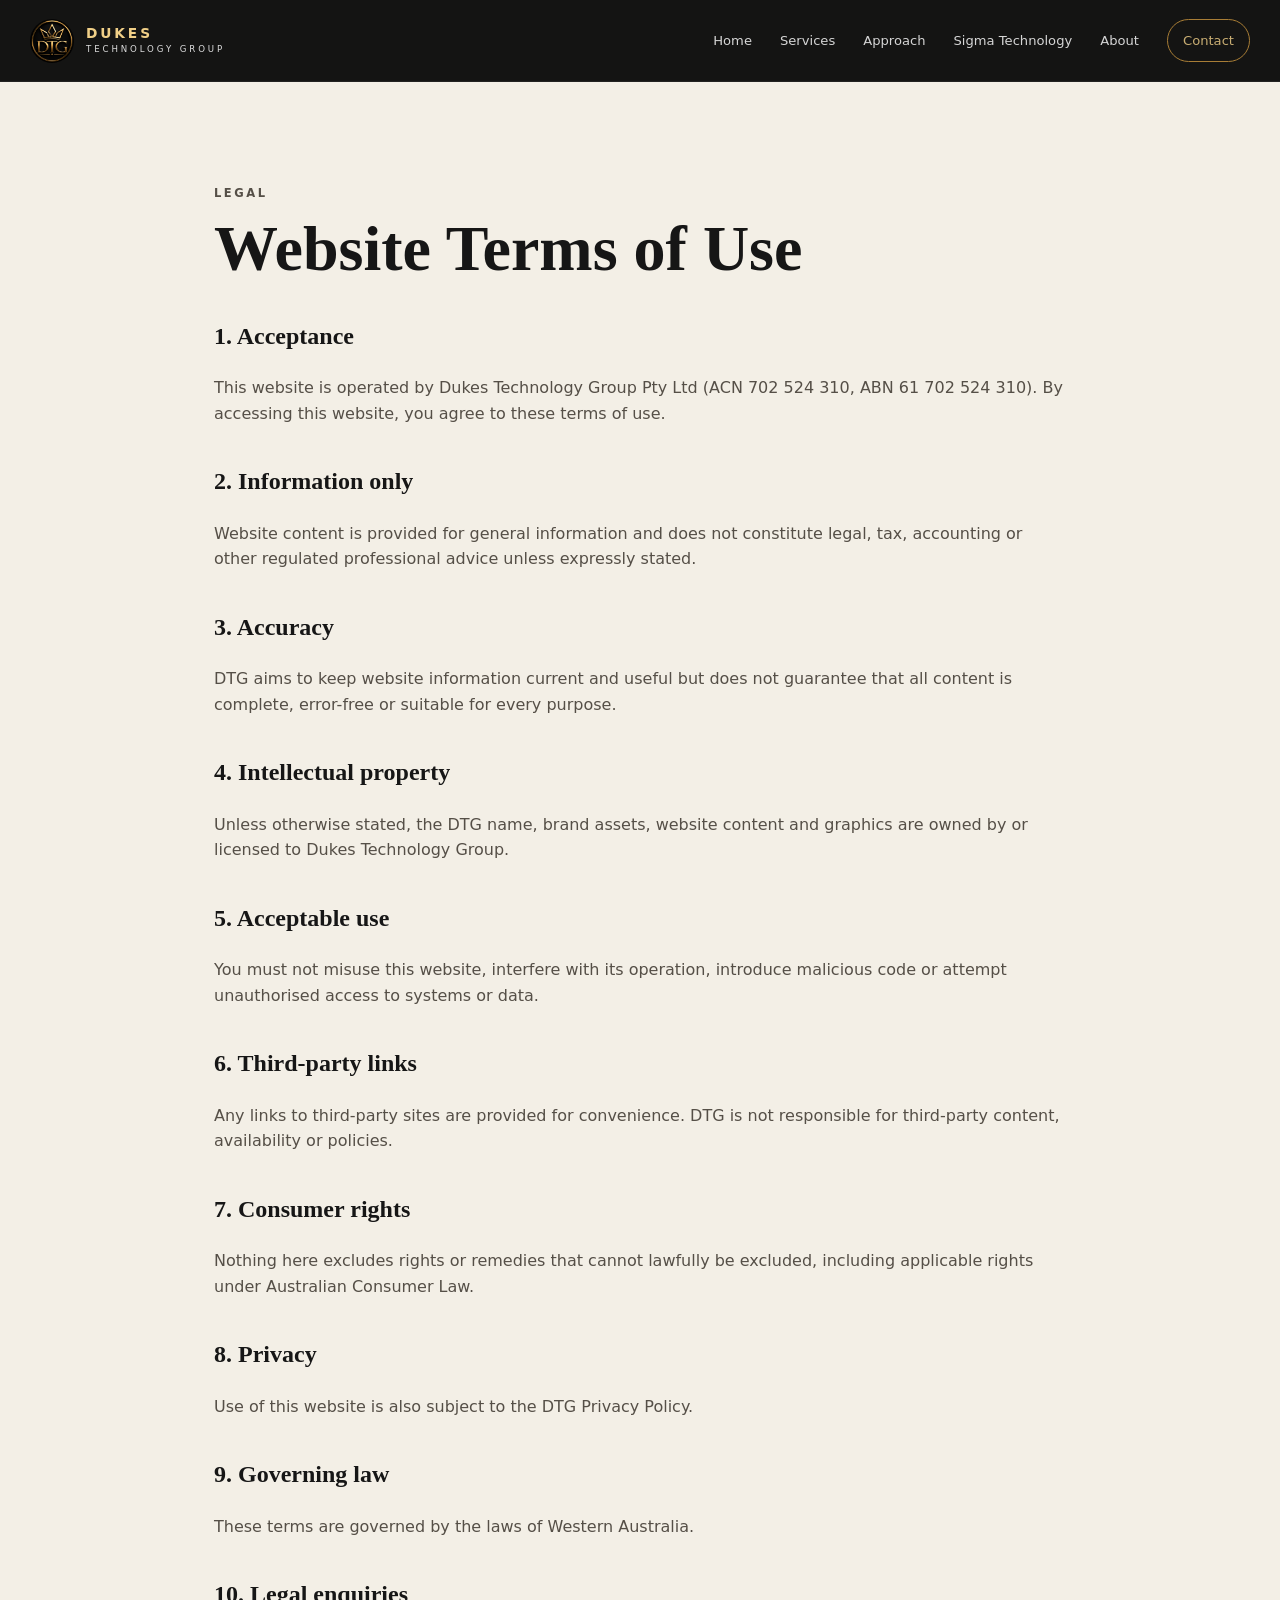
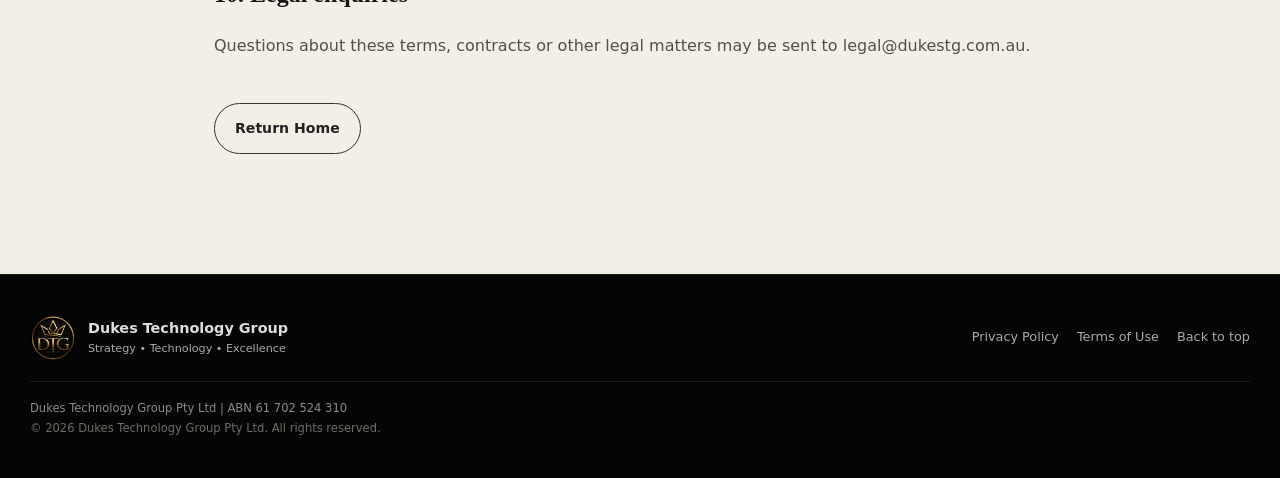
<file: terms.html>
<!doctype html><html lang="en-AU"><head><meta charset="utf-8"><meta name="viewport" content="width=device-width, initial-scale=1"><title>Website Terms of Use | Dukes Technology Group</title><meta name="description" content="Website Terms of Use for Dukes Technology Group."><link rel="icon" type="image/png" sizes="32x32" href="/assets/favicon-32.png?v=3"><link rel="icon" type="image/png" sizes="64x64" href="/assets/favicon-64.png?v=3"><link rel="shortcut icon" type="image/x-icon" href="/favicon.ico?v=3"><link rel="apple-touch-icon" sizes="180x180" href="/apple-touch-icon.png?v=3"><link rel="manifest" href="/site.webmanifest?v=3"><link rel="stylesheet" href="style.css"><script defer src="https://cdn.vercel-insights.com/v1/script.js"></script></head><body class="legal-page"><header class="site-header" id="top"><a class="brand" href="/" aria-label="Dukes Technology Group home"><img src="assets/dtg-avatar.png" alt="DTG crown monogram"><span><strong>DUKES</strong><small>TECHNOLOGY GROUP</small></span></a><button class="nav-toggle" aria-label="Open menu" aria-expanded="false" aria-controls="site-nav">☰</button><nav class="nav" id="site-nav" aria-label="Main navigation"><a href="/">Home</a><a href="/services">Services</a><a href="/approach">Approach</a><a href="/sigma-technology">Sigma Technology</a><a href="/about">About</a><a class="nav-cta" href="/contact">Contact</a></nav></header><main><div class="legal-wrap"><p class="eyebrow">LEGAL</p><h1>Website Terms of Use</h1><h2>1. Acceptance</h2><p>This website is operated by Dukes Technology Group Pty Ltd (ACN 702 524 310, ABN 61 702 524 310). By accessing this website, you agree to these terms of use.</p><h2>2. Information only</h2><p>Website content is provided for general information and does not constitute legal, tax, accounting or other regulated professional advice unless expressly stated.</p><h2>3. Accuracy</h2><p>DTG aims to keep website information current and useful but does not guarantee that all content is complete, error-free or suitable for every purpose.</p><h2>4. Intellectual property</h2><p>Unless otherwise stated, the DTG name, brand assets, website content and graphics are owned by or licensed to Dukes Technology Group.</p><h2>5. Acceptable use</h2><p>You must not misuse this website, interfere with its operation, introduce malicious code or attempt unauthorised access to systems or data.</p><h2>6. Third-party links</h2><p>Any links to third-party sites are provided for convenience. DTG is not responsible for third-party content, availability or policies.</p><h2>7. Consumer rights</h2><p>Nothing here excludes rights or remedies that cannot lawfully be excluded, including applicable rights under Australian Consumer Law.</p><h2>8. Privacy</h2><p>Use of this website is also subject to the DTG Privacy Policy.</p><h2>9. Governing law</h2><p>These terms are governed by the laws of Western Australia.</p><h2>10. Legal enquiries</h2><p>Questions about these terms, contracts or other legal matters may be sent to <a href="mailto:legal@dukestg.com.au">legal@dukestg.com.au</a>.</p><a class="btn ghost dark" href="/">Return Home</a></div></main><footer><div class="footer-brand"><img src="assets/dtg-avatar.png" alt="DTG"><span><strong>Dukes Technology Group</strong><small>Strategy • Technology • Excellence</small></span></div><div class="footer-links"><a href="/privacy">Privacy Policy</a><a href="/terms">Terms of Use</a><a href="#top">Back to top</a></div><div class="footer-legal"><p>Dukes Technology Group Pty Ltd <span aria-hidden="true">|</span> ABN 61 702 524 310</p><p>© <span id="year"></span> Dukes Technology Group Pty Ltd. All rights reserved.</p></div></footer><script src="script.js"></script></body></html>
</file>
<file: style.css>
:root{--bg:#090909;--panel:#111;--text:#f5f2eb;--muted:#b5b0a6;--gold:#c8943d;--gold2:#f0cf87;--cream:#f5f1e8;--ink:#161616;--line:rgba(200,148,61,.28);--max:1220px;--radius:20px}*{box-sizing:border-box}html{scroll-behavior:smooth}body{margin:0;font-family:Inter,ui-sans-serif,system-ui,-apple-system,BlinkMacSystemFont,"Segoe UI",sans-serif;color:var(--ink);background:var(--cream);line-height:1.6}a{color:inherit;text-decoration:none}img{max-width:100%;display:block}.site-header{height:82px;position:sticky;top:0;z-index:30;background:rgba(8,8,8,.95);backdrop-filter:blur(14px);display:flex;align-items:center;justify-content:space-between;padding:0 max(24px,calc((100vw - var(--max))/2));border-bottom:1px solid rgba(255,255,255,.06);color:white}.brand{display:flex;align-items:center;gap:12px}.brand img{width:44px;height:44px;border-radius:50%;object-fit:cover}.brand span{display:grid;line-height:1.1;letter-spacing:.18em}.brand strong{font-size:.86rem;color:var(--gold2)}.brand small{font-size:.54rem;color:#ddd;margin-top:4px}.nav{display:flex;gap:28px;align-items:center;font-size:.82rem}.nav a{opacity:.82}.nav a:hover{opacity:1;color:var(--gold2)}.nav-cta{border:1px solid var(--gold);padding:10px 15px;border-radius:999px;color:var(--gold2)!important}.nav-toggle{display:none;background:none;color:white;border:0;font-size:1.4rem}.hero{min-height:760px;background:radial-gradient(circle at 75% 40%,#2b251b 0,#111 32%,#080808 72%);position:relative;overflow:hidden;color:white;display:grid;grid-template-columns:1.08fr .92fr;align-items:center;padding:100px max(24px,calc((100vw - var(--max))/2))}.hero:before{content:"";position:absolute;inset:0;background:linear-gradient(110deg,rgba(200,148,61,.06),transparent 35%),repeating-linear-gradient(135deg,transparent 0 80px,rgba(255,255,255,.016) 81px 82px)}.hero-copy,.hero-mark{position:relative;z-index:2}.eyebrow,.section-kicker{font-size:.72rem;letter-spacing:.22em;font-weight:800;color:#a87828}.hero h1{font-family:Georgia,"Times New Roman",serif;font-weight:500;font-size:clamp(4rem,7vw,7rem);line-height:.89;margin:24px 0 30px;letter-spacing:-.04em}.hero h1 span{color:var(--gold2)}.hero-lede{max-width:670px;font-size:1.23rem;color:#d0cbc2}.hero-actions{display:flex;gap:14px;margin:34px 0}.btn{display:inline-flex;align-items:center;justify-content:center;padding:13px 20px;border-radius:999px;border:1px solid transparent;font-weight:700;font-size:.88rem;cursor:pointer}.btn.gold{background:linear-gradient(135deg,#9e6a20,#deb66d);color:#111}.btn.ghost{border-color:rgba(255,255,255,.25);color:white}.btn.ghost.dark{color:#222;border-color:#333;margin-top:28px}.trust-row{display:flex;align-items:center;gap:13px;color:#9c978d;font-size:.74rem;text-transform:uppercase;letter-spacing:.09em}.trust-row i{width:4px;height:4px;background:var(--gold);transform:rotate(45deg)}.hero-mark{display:flex;justify-content:flex-end}.hero-mark img{width:min(520px,43vw);border-radius:18px;filter:drop-shadow(0 32px 60px rgba(0,0,0,.45))}.section-pad{padding:100px max(24px,calc((100vw - var(--max))/2))}.intro-grid{display:grid;grid-template-columns:1.1fr .9fr;gap:90px;align-items:start}.intro h2,.section-heading h2,.about h2,.approach h2,.contact h2,.ideal h2{font-family:Georgia,"Times New Roman",serif;font-weight:500;font-size:clamp(2.4rem,4vw,4.3rem);line-height:1.04;letter-spacing:-.035em;margin:14px 0 0}.intro-grid p{font-size:1.15rem;color:#555;margin-top:14px}.section-heading{display:flex;justify-content:space-between;gap:40px;align-items:end;margin-bottom:44px}.section-heading p{max-width:430px;color:#69645d}.services{background:#ede7da}.card-grid{display:grid;grid-template-columns:repeat(3,1fr);gap:16px}.service-card{background:#f8f5ef;border:1px solid #ddd5c8;border-radius:var(--radius);padding:30px;min-height:360px;display:flex;flex-direction:column;transition:.25s}.service-card:hover{transform:translateY(-4px);box-shadow:0 18px 38px rgba(24,20,12,.08)}.service-card.featured{background:#171511;color:white;border-color:#2b261e}.num{font-size:.72rem;font-weight:800;letter-spacing:.18em;color:#ad7829}.service-card h3{font-family:Georgia,serif;font-size:1.65rem;margin:22px 0 10px}.service-card p{color:#716c64}.featured p{color:#c0bbb1}.service-card ul{list-style:none;padding:0;margin:auto 0 0;border-top:1px solid #ded6ca;padding-top:18px}.featured ul{border-color:#393229}.service-card li{font-size:.84rem;margin:7px 0}.service-card li:before{content:"◆";color:var(--gold);font-size:.5rem;margin-right:9px}.approach{background:#0b0b0b;color:white}.section-kicker.light{color:var(--gold2)}.approach h2{max-width:760px}.steps{display:grid;grid-template-columns:repeat(4,1fr);gap:1px;background:#2b261e;margin-top:55px;border:1px solid #2b261e}.step{background:#111;padding:34px 28px;min-height:250px}.step b{color:var(--gold2);font-size:.72rem;letter-spacing:.2em}.step h3{font-family:Georgia,serif;font-size:1.5rem;margin:40px 0 10px}.step p{color:#aaa49b;font-size:.92rem}.about{background:#f7f3ea}.about-panel{background:#111;color:white;border-radius:30px;display:grid;grid-template-columns:1.15fr .85fr;overflow:hidden}.about-copy{padding:65px}.about-copy p{color:#bdb8ae;max-width:700px}.mini-stats{display:grid;grid-template-columns:repeat(3,1fr);gap:16px;margin-top:38px}.mini-stats div{border-top:1px solid #353028;padding-top:16px;display:grid}.mini-stats strong{color:var(--gold2)}.mini-stats span{font-size:.78rem;color:#9f998f}.about-brand{background:radial-gradient(circle at center,#2b241a,#0b0b0b 65%);display:flex;flex-direction:column;justify-content:center;align-items:center;padding:55px}.about-brand img{max-width:330px;border-radius:50%}.about-brand p{font-size:.65rem;letter-spacing:.19em;color:#b89961}.engagements{display:grid;grid-template-columns:repeat(2,1fr);gap:14px}.engagements div{border:1px solid #ded7cb;border-radius:18px;padding:28px;background:#fff}.engagements h3{font-family:Georgia,serif;font-size:1.45rem;margin:0 0 8px}.engagements p{color:#6d675e;margin:0}.contact{background:linear-gradient(130deg,#080808,#18130d);color:white}.contact-inner{display:grid;grid-template-columns:.9fr 1.1fr;gap:80px}.contact p{color:#bcb6ac;max-width:540px}.contact-meta{display:grid;gap:8px;margin-top:30px;color:#d5c7ac;font-size:.88rem}.contact-form{background:#12110f;border:1px solid #2d271e;border-radius:24px;padding:28px;display:grid;grid-template-columns:1fr 1fr;gap:18px}.contact-form label{font-size:.75rem;color:#bdb6a9;display:grid;gap:7px}.contact-form label:nth-of-type(4),.contact-form button,.contact-form small{grid-column:1/-1}.contact-form input,.contact-form textarea{background:#090909;border:1px solid #383128;border-radius:12px;padding:13px;color:white;font:inherit;outline:none}.contact-form input:focus,.contact-form textarea:focus{border-color:#a87828}.contact-form small{color:#7f796f}footer{background:#050505;color:#aaa;padding:40px max(24px,calc((100vw - var(--max))/2));display:grid;grid-template-columns:1fr auto;align-items:center;gap:20px;border-top:1px solid #1d1a16}.footer-brand{display:flex;align-items:center;gap:12px}.footer-brand img{width:46px;height:46px;border-radius:50%}.footer-brand span{display:grid}.footer-brand strong{color:#ddd;font-size:.9rem}.footer-brand small{font-size:.7rem}.footer-links{display:flex;gap:18px;font-size:.8rem}.footer-legal{grid-column:1/-1;border-top:1px solid #1e1b17;padding-top:18px;color:#8f8a82;font-size:.72rem;line-height:1.55}.footer-legal p{margin:0}.footer-legal p+p{margin-top:3px;color:#706c66}.legal-page{background:#f3efe6}.legal-page .site-header{position:relative}.legal-wrap{max-width:900px;margin:auto;padding:90px 24px 120px}.legal-wrap h1{font-family:Georgia,serif;font-size:4rem;line-height:1;margin:15px 0}.legal-wrap h2{font-family:Georgia,serif;margin-top:36px}.updated{color:#806a48;border-left:3px solid var(--gold);padding-left:15px}.legal-wrap p{color:#554f47}
@media(max-width:900px){.nav-toggle{display:block}.nav{display:none;position:absolute;top:82px;left:0;right:0;background:#090909;padding:20px 24px;flex-direction:column;align-items:flex-start}.nav.open{display:flex}.hero{grid-template-columns:1fr;padding-top:80px}.hero-mark{display:none}.intro-grid,.about-panel,.contact-inner{grid-template-columns:1fr;gap:40px}.card-grid{grid-template-columns:1fr 1fr}.steps{grid-template-columns:1fr 1fr}.section-heading{display:block}.section-heading p{margin-top:16px}.mini-stats{grid-template-columns:1fr}.engagements{grid-template-columns:1fr}footer{grid-template-columns:1fr}.footer-links{justify-content:flex-start}}@media(max-width:620px){.site-header{height:72px}.brand img{width:38px;height:38px}.hero{min-height:660px;padding-top:60px}.hero h1{font-size:3.5rem}.hero-actions{flex-direction:column;align-items:flex-start}.trust-row{flex-wrap:wrap}.card-grid,.steps{grid-template-columns:1fr}.section-pad{padding-top:72px;padding-bottom:72px}.about-copy{padding:38px 26px}.about-brand{padding:38px 26px}.contact-form{grid-template-columns:1fr}.legal-wrap h1{font-size:3rem}}
.page-intro{background:#111;color:#f5f1e8;padding-top:105px;padding-bottom:105px;border-bottom:1px solid #47351c}.page-intro h1{font:500 clamp(3rem,6vw,6.5rem)/.99 Georgia,serif;letter-spacing:-.045em;max-width:950px;margin:20px 0 25px}.page-intro h1 em{color:var(--gold2);font-style:normal}.page-intro p{font-size:1.2rem;color:#c6bfb3;max-width:690px}.section-link{margin-top:32px}.page-cta{background:#17130d;color:#fff;display:flex;align-items:center;justify-content:space-between;gap:25px}.page-cta h2,.principal h2{font:500 clamp(2.2rem,4vw,4rem)/1.08 Georgia,serif;margin:0}.principal{max-width:1050px}.principal p{max-width:800px;font-size:1.1rem;color:#575047}.contact-page{min-height:calc(100vh - 260px)}.contact-page h1{font:500 clamp(3rem,6vw,6rem)/1 Georgia,serif;letter-spacing:-.045em;margin:18px 0}.contact-direct{border:1px solid #51402b;border-radius:20px;background:#17130e;padding:38px;align-self:start}.contact-direct h2{font-size:2rem;margin:0 0 25px}.contact-direct p{margin:25px 0;color:#eee}.contact-direct strong{font-size:.8rem;text-transform:uppercase;letter-spacing:.15em;color:#e3bb75}.contact-direct a{text-decoration:underline;text-underline-offset:4px}.contact-direct small{color:#bcb6ac}.nav a[aria-current="page"]{color:var(--gold2);opacity:1}a:focus-visible,button:focus-visible{outline:2px solid #f0cf87;outline-offset:4px}@media(max-width:900px){.page-cta{display:block}.page-cta .btn{margin-top:22px}}@media(max-width:620px){.nav{top:72px}.contact-direct{padding:26px}.page-intro{padding-top:75px;padding-bottom:75px}.hero h1{font-size:clamp(3rem,12vw,3.5rem)}}
.sigma-page{background:#09080d;color:#f4f0f8}.sigma-page .section-pad{padding-top:clamp(70px,9vw,130px);padding-bottom:clamp(70px,9vw,130px)}.sigma-hero{display:grid;grid-template-columns:1fr .82fr;gap:clamp(35px,6vw,95px);align-items:center;min-height:650px;background:radial-gradient(circle at 78% 44%,#302047 0,#130e1d 36%,#09080d 76%)}.sigma-kicker{font-size:.82rem;font-weight:750;letter-spacing:.18em;color:#c794ff}.sigma-copy h1{font-size:clamp(4rem,8vw,8rem);font-weight:600;letter-spacing:-.065em;line-height:.9;margin:26px 0}.sigma-copy h1 span{color:#b984f6}.sigma-motto{color:#c794ff;font-size:.88rem;letter-spacing:.19em;font-weight:700}.sigma-lede{font-size:1.28rem;line-height:1.55;color:#d0c5dc;max-width:560px;margin:26px 0 35px}.sigma-link{display:inline-flex;gap:18px;align-items:center;border-bottom:1px solid #9963d1;padding-bottom:9px;color:#f1ddff;font-weight:650}.sigma-link:hover,.sigma-link:focus-visible{color:white;border-color:white}.sigma-art{overflow:hidden;border-radius:28px;border:1px solid #49305f;aspect-ratio: .87;box-shadow:0 30px 90px #05020b}.sigma-art img{max-width:none;width:200%;height:100%;object-fit:cover;object-position:center;transform:translateX(-50%)}.sigma-products{background:#100d17}.sigma-section-heading{max-width:780px}.sigma-section-heading h2,.sigma-contact h2{font-size:clamp(2.5rem,5vw,5rem);font-weight:550;line-height:1.05;letter-spacing:-.045em;margin:17px 0}.sigma-section-heading p,.sigma-contact p{font-size:1.13rem;color:#c5b9d0}.sigma-empty{display:flex;gap:26px;align-items:center;margin:46px 0 32px;border:1px solid #483358;border-radius:22px;background:linear-gradient(120deg,#21172d,#15101c);padding:36px;max-width:900px}.sigma-empty-mark{display:grid;place-items:center;flex:none;width:80px;height:80px;border:1px solid #8c5fb5;border-radius:18px;color:#d6b2ff;font-size:1.35rem;font-weight:750;letter-spacing:-.07em}.sigma-empty h3{font-size:1.5rem;margin:0 0 6px}.sigma-empty p{margin:0;color:#c7bbd0}.sigma-domains{display:flex;flex-wrap:wrap;gap:10px}.sigma-domains span{border:1px solid #473353;border-radius:999px;padding:10px 15px;color:#d4c6de;font-size:.9rem}.sigma-contact{background:#1b1128;display:flex;align-items:center;justify-content:space-between;gap:30px}.sigma-button{background:#b984f6;color:#160b22;padding:15px 24px;border-radius:999px;font-weight:750;white-space:nowrap}.sigma-button:hover,.sigma-button:focus-visible{background:#dbc0ff}.sigma-page a:focus-visible{outline-color:#d8b5ff}@media(max-width:900px){.sigma-hero{grid-template-columns:1fr;min-height:0}.sigma-art{max-width:510px;aspect-ratio:1}.sigma-contact{align-items:flex-start;flex-direction:column}}@media(max-width:620px){.sigma-copy h1{font-size:clamp(3.8rem,15vw,5.4rem)}.sigma-empty{align-items:flex-start;flex-direction:column;padding:26px}.sigma-art{aspect-ratio:.9}.sigma-motto{line-height:1.7}}
.sigma-art{aspect-ratio:auto;background:#0c0911}.sigma-art-visual{position:relative;aspect-ratio:768/615;overflow:hidden}.sigma-art-visual img{width:200%;height:auto;max-width:none;transform:translateX(-50%)}.sigma-art-caption{padding:27px 31px 31px;border-top:1px solid #49305f}.sigma-art-caption h2{font-size:1.25rem;line-height:1.3;color:#c794ff;margin:0 0 10px}.sigma-art-caption p{font-size:1rem;line-height:1.6;color:#e0d6e9;margin:0}@media(max-width:900px){.sigma-art{aspect-ratio:auto}}@media(max-width:620px){.sigma-art{aspect-ratio:auto}.sigma-art-caption{padding:22px}}
.principal{max-width:none}.principal-layout{max-width:1220px;margin:auto;display:grid;grid-template-columns:minmax(0,1.15fr) minmax(290px,.85fr);gap:clamp(36px,6vw,90px);align-items:center}.principal-copy p{max-width:690px}.principal-portrait{margin:0;background:#15130f;border:1px solid #d9ceb9;border-radius:24px;overflow:hidden;box-shadow:0 20px 50px rgba(23,17,9,.12)}.principal-portrait img{width:100%;height:auto;display:block}.principal-portrait figcaption{padding:15px 20px;color:#e8d8bc;font-size:.9rem;letter-spacing:.02em}@media(max-width:900px){.principal-layout{grid-template-columns:1fr}.principal-portrait{max-width:560px}}

.principal-personal a{color:#835a20;text-decoration:underline;text-underline-offset:3px;font-weight:700}.principal-portrait figcaption{text-align:center}
</file>
